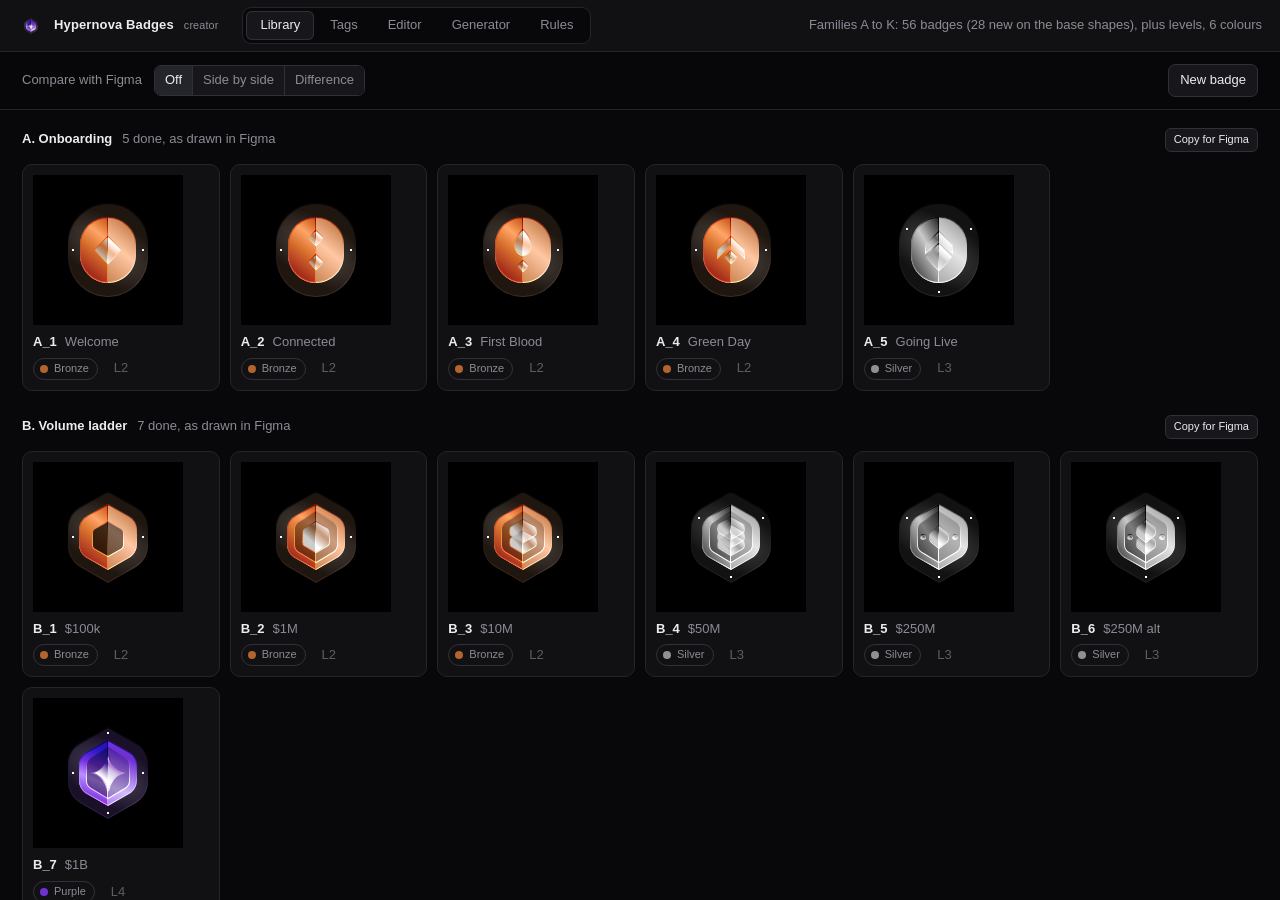
<file: index.html>
<!doctype html>
<html lang="en">
<head>
<meta charset="utf-8">
<meta name="viewport" content="width=device-width, initial-scale=1">
<title>Hypernova Badges</title>
<link rel="stylesheet" href="style.css">
</head>
<body>
<header>
  <div class="brand"><span id="logo"></span>Hypernova Badges <small>creator</small></div>
  <nav id="tabs">
    <button data-tab="library" class="on">Library</button>
    <button data-tab="tags">Tags</button>
    <button data-tab="editor">Editor</button>
    <button data-tab="generator">Generator</button>
    <button data-tab="rules">Rules</button>
  </nav>
  <div class="spacer"></div>
  <div class="stat" id="stat"></div>
</header>
<main>
  <section class="view on" id="library"></section>
  <section class="view" id="tags">
    <div class="tags-main" id="tag-list"></div>
    <aside class="side right" id="tag-side"></aside>
  </section>
  <section class="view" id="editor">
    <aside class="side" id="ed-controls"></aside>
    <div class="stage" id="ed-stage"></div>
    <aside class="side right" id="ed-inspector"></aside>
  </section>
  <section class="view" id="generator">
    <aside class="side gen-controls" id="gen-controls"></aside>
    <div class="gen-out" id="gen-out"></div>
  </section>
  <section class="view" id="rules"></section>
</main>

<dialog id="dlg-shape">
  <div class="dh">Import a base shape</div>
  <div class="db">
    <div class="note">Paste an SVG (or just a path <code>d</code>). The tool finds the vertical axis, keeps the right half and mirrors it, so the result is always perfectly symmetrical, even if the drawing is a little off. One closed outline per shape (no holes).</div>
    <textarea id="shape-src" placeholder="<svg ...><path d=&quot;M...&quot;/></svg>"></textarea>
    <div class="row r2">
      <label class="f"><span>Name</span><input type="text" id="shape-name" placeholder="e.g. flame"></label>
      <label class="f"><span>Use as</span><select id="shape-kind"><option value="glyph">Glyph</option><option value="plate">Plate / gem</option></select></label>
    </div>
    <div id="shape-preview" class="anat"></div>
    <div class="err" id="shape-err"></div>
  </div>
  <div class="df"><button class="btn" data-close>Cancel</button><button class="btn primary" id="shape-save">Add shape</button></div>
</dialog>
<div class="toast" id="toast"></div>
<script type="module" src="app.js"></script>
</body>
</html>
</file>
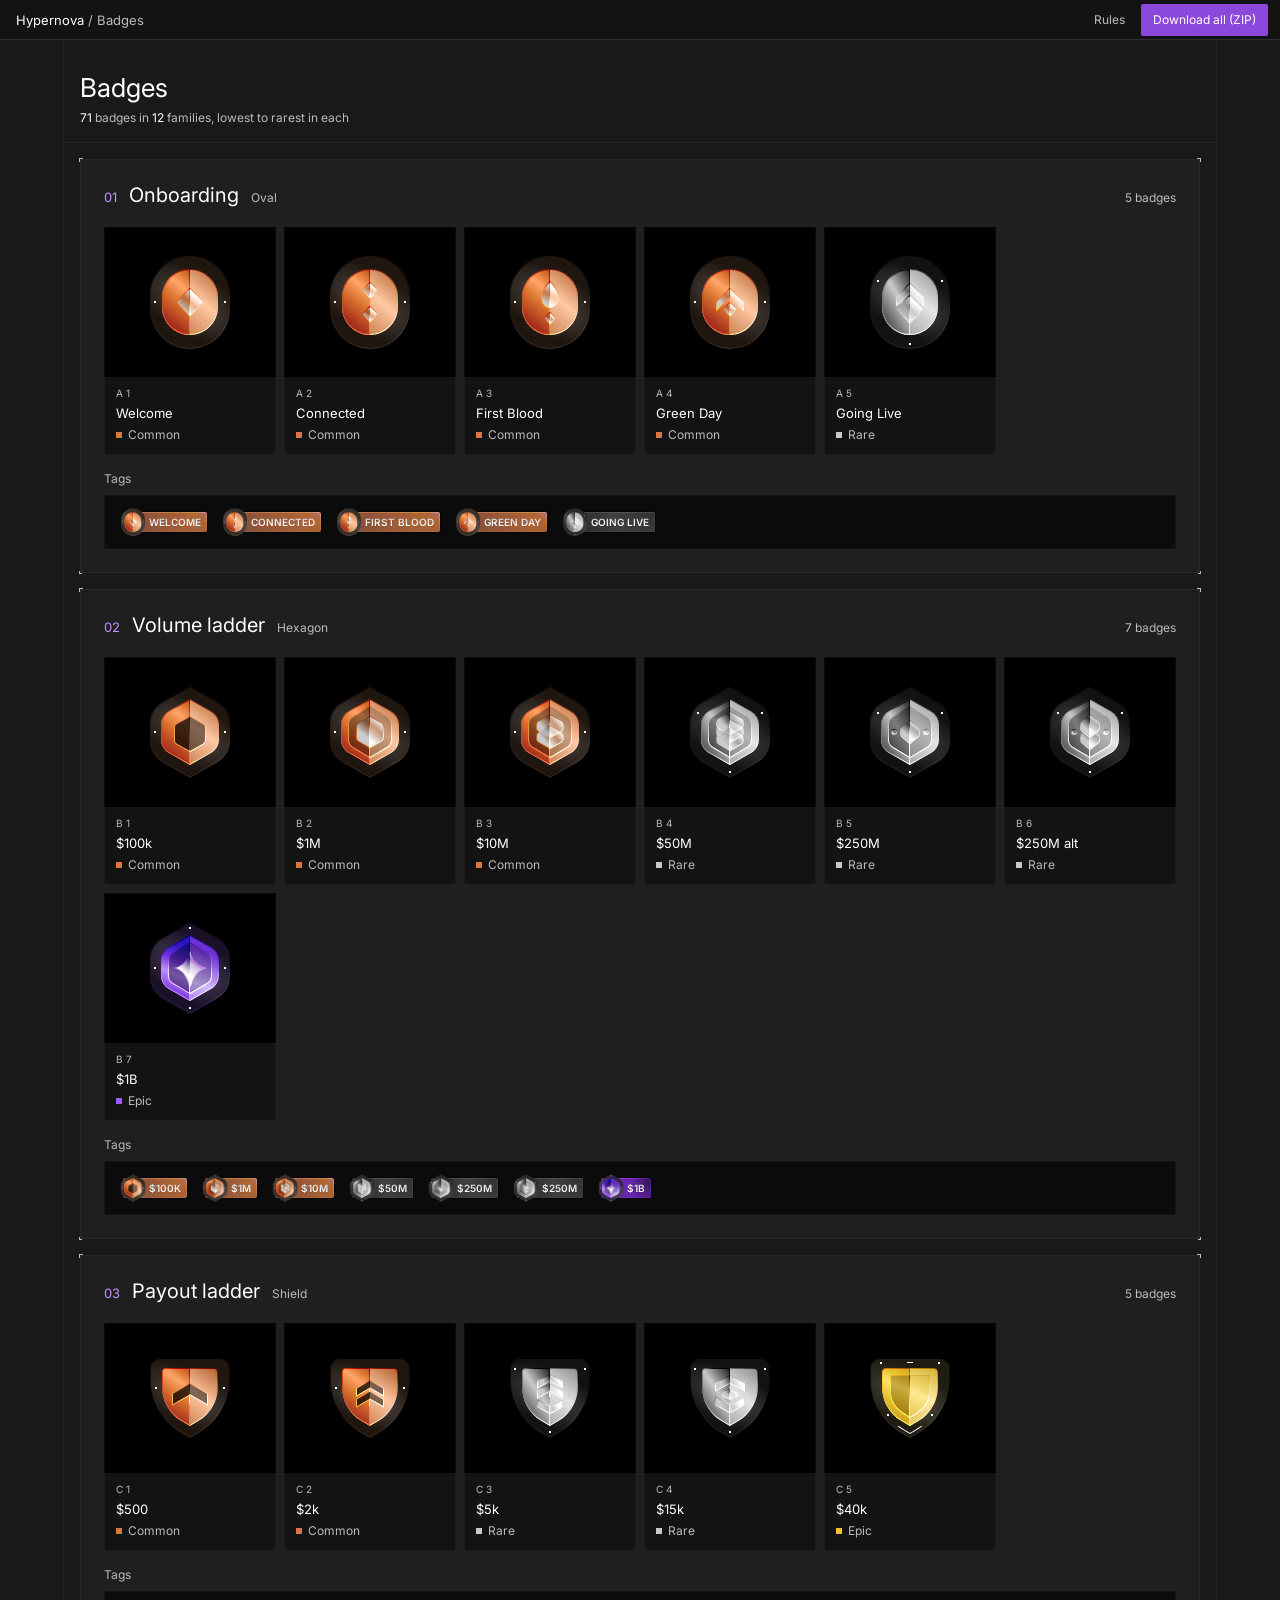
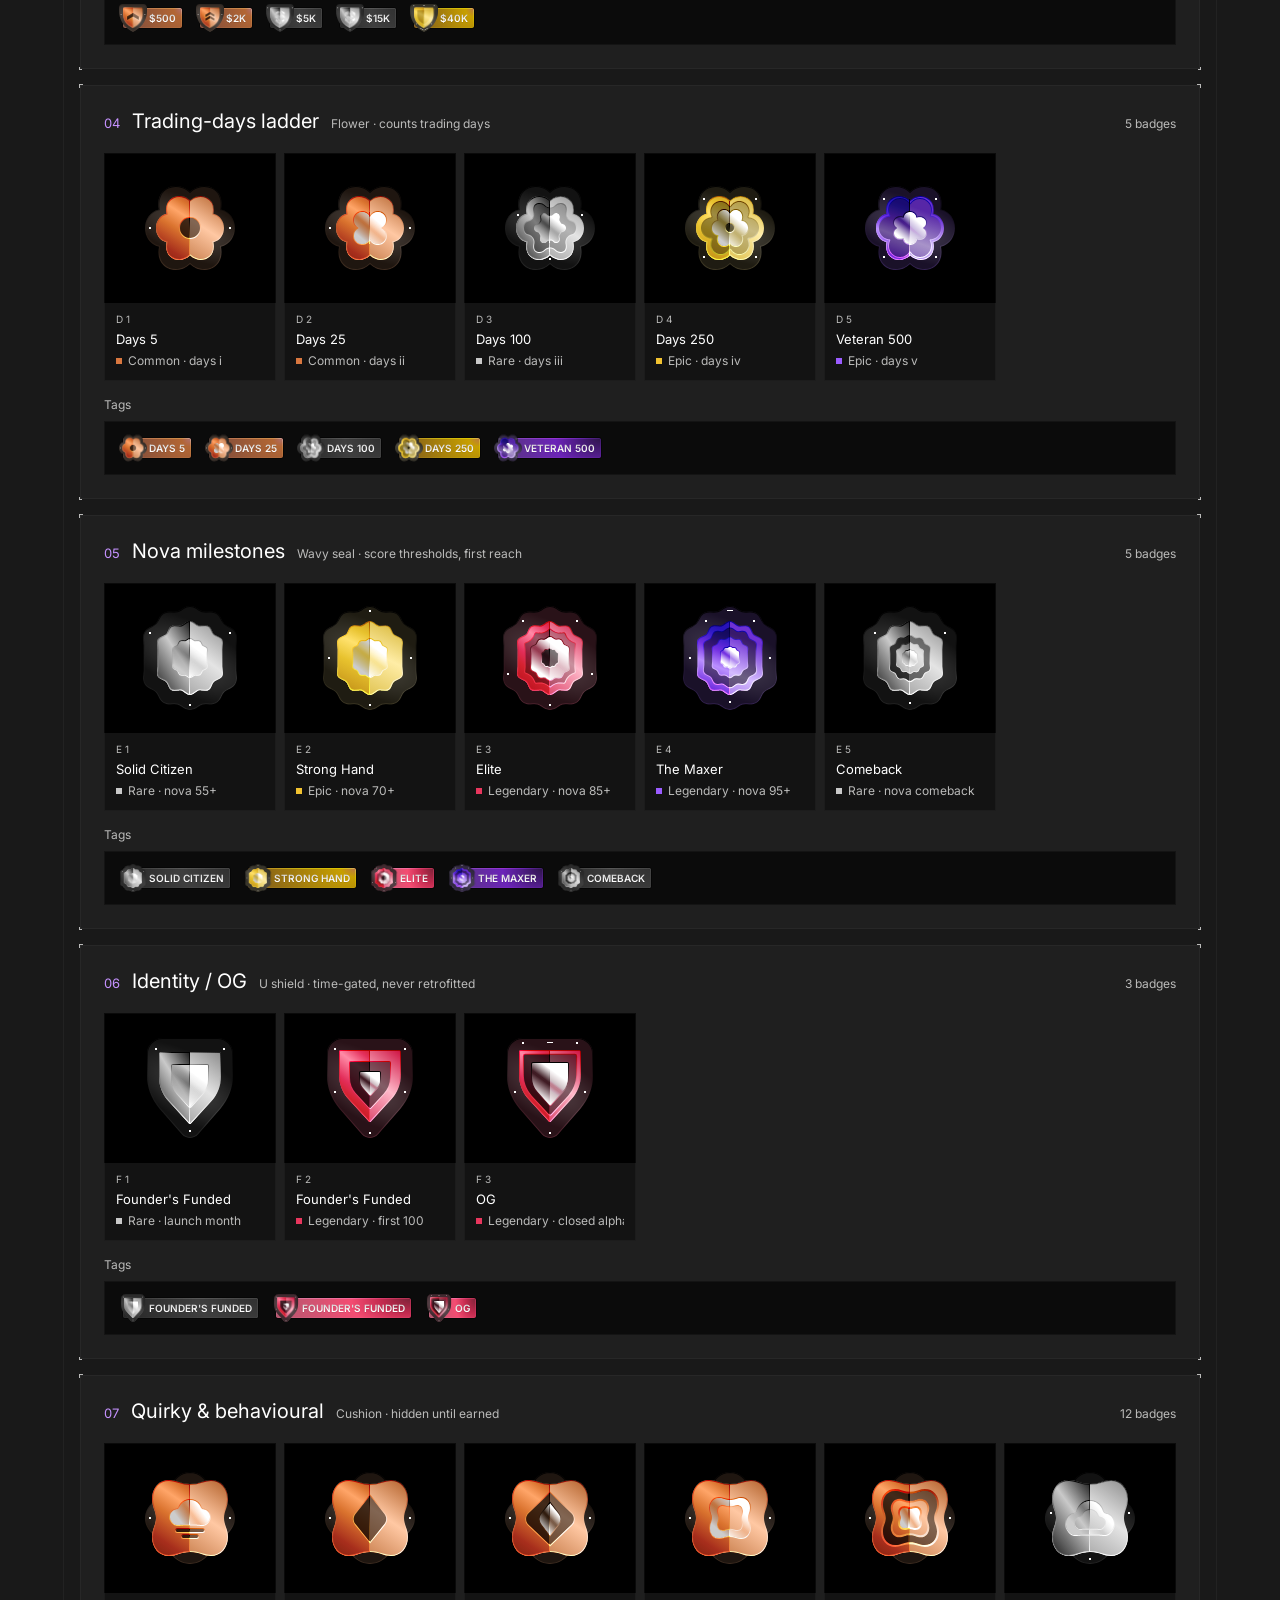
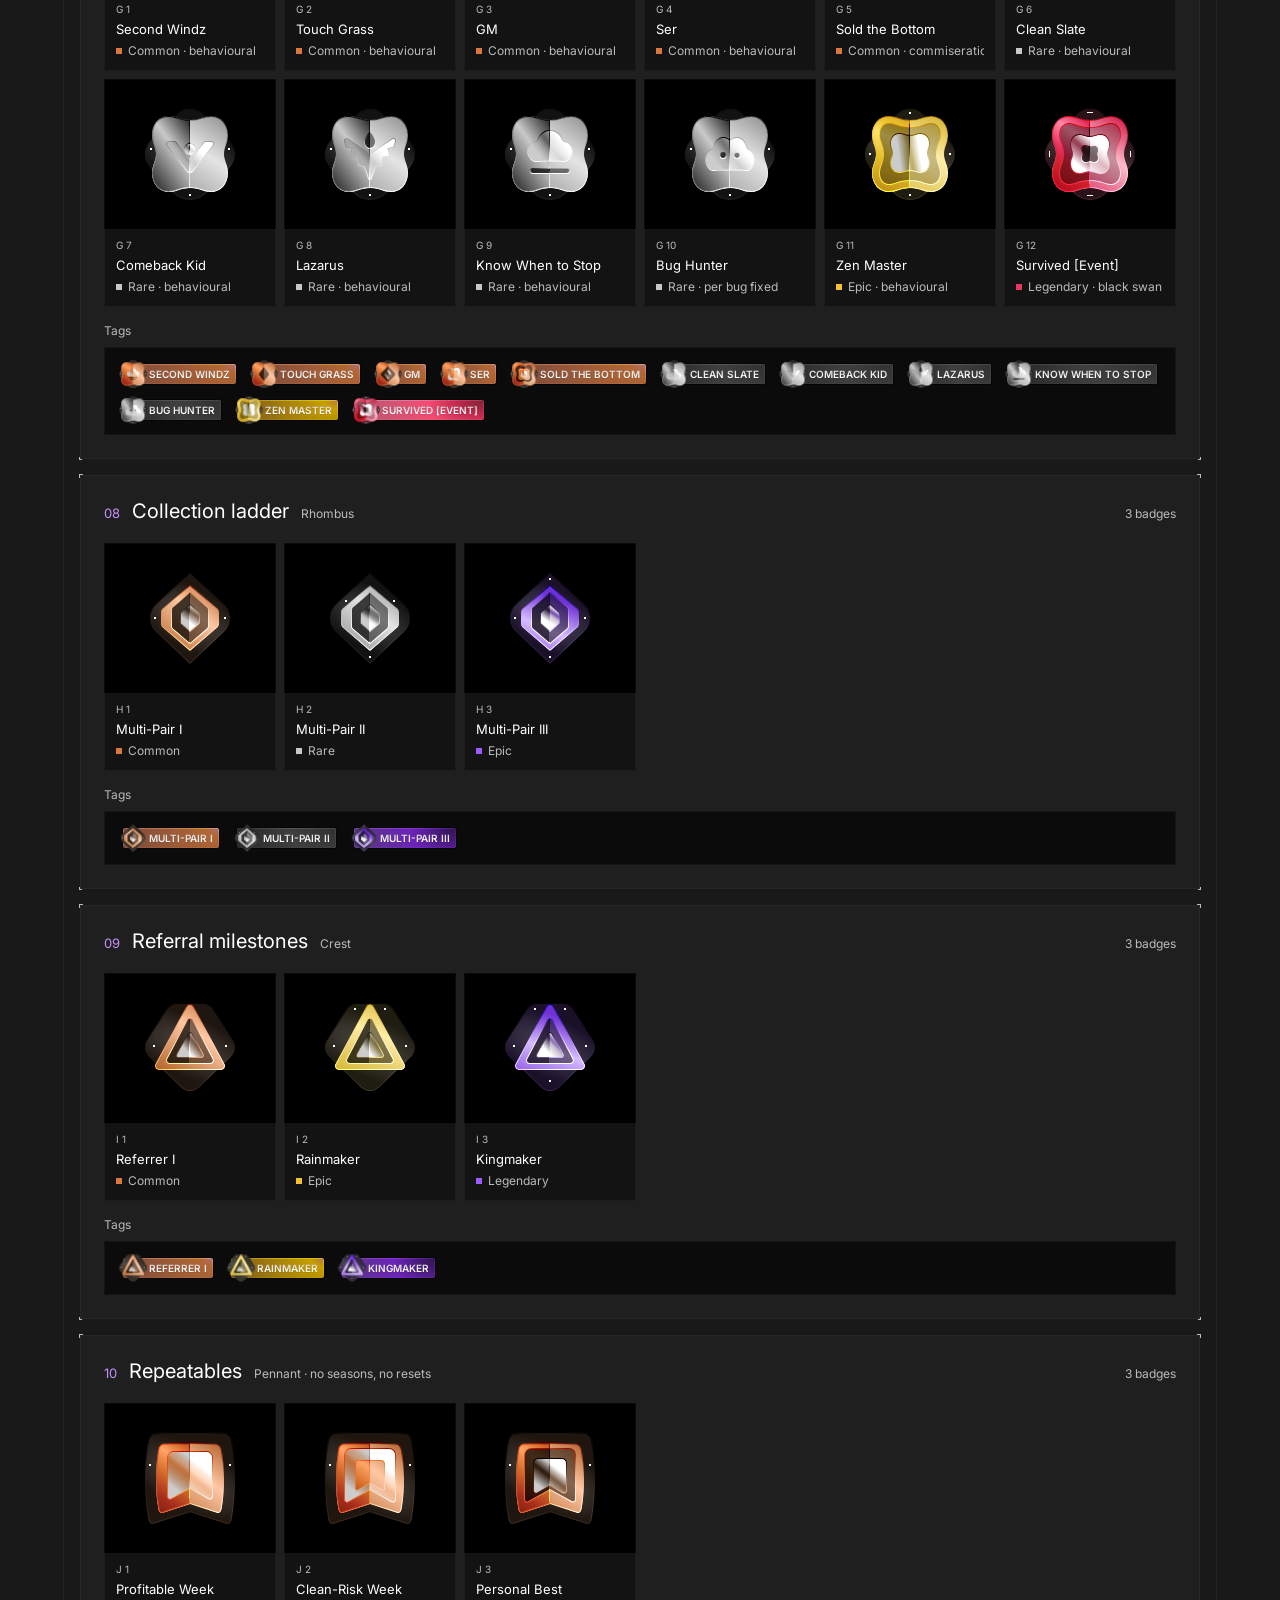
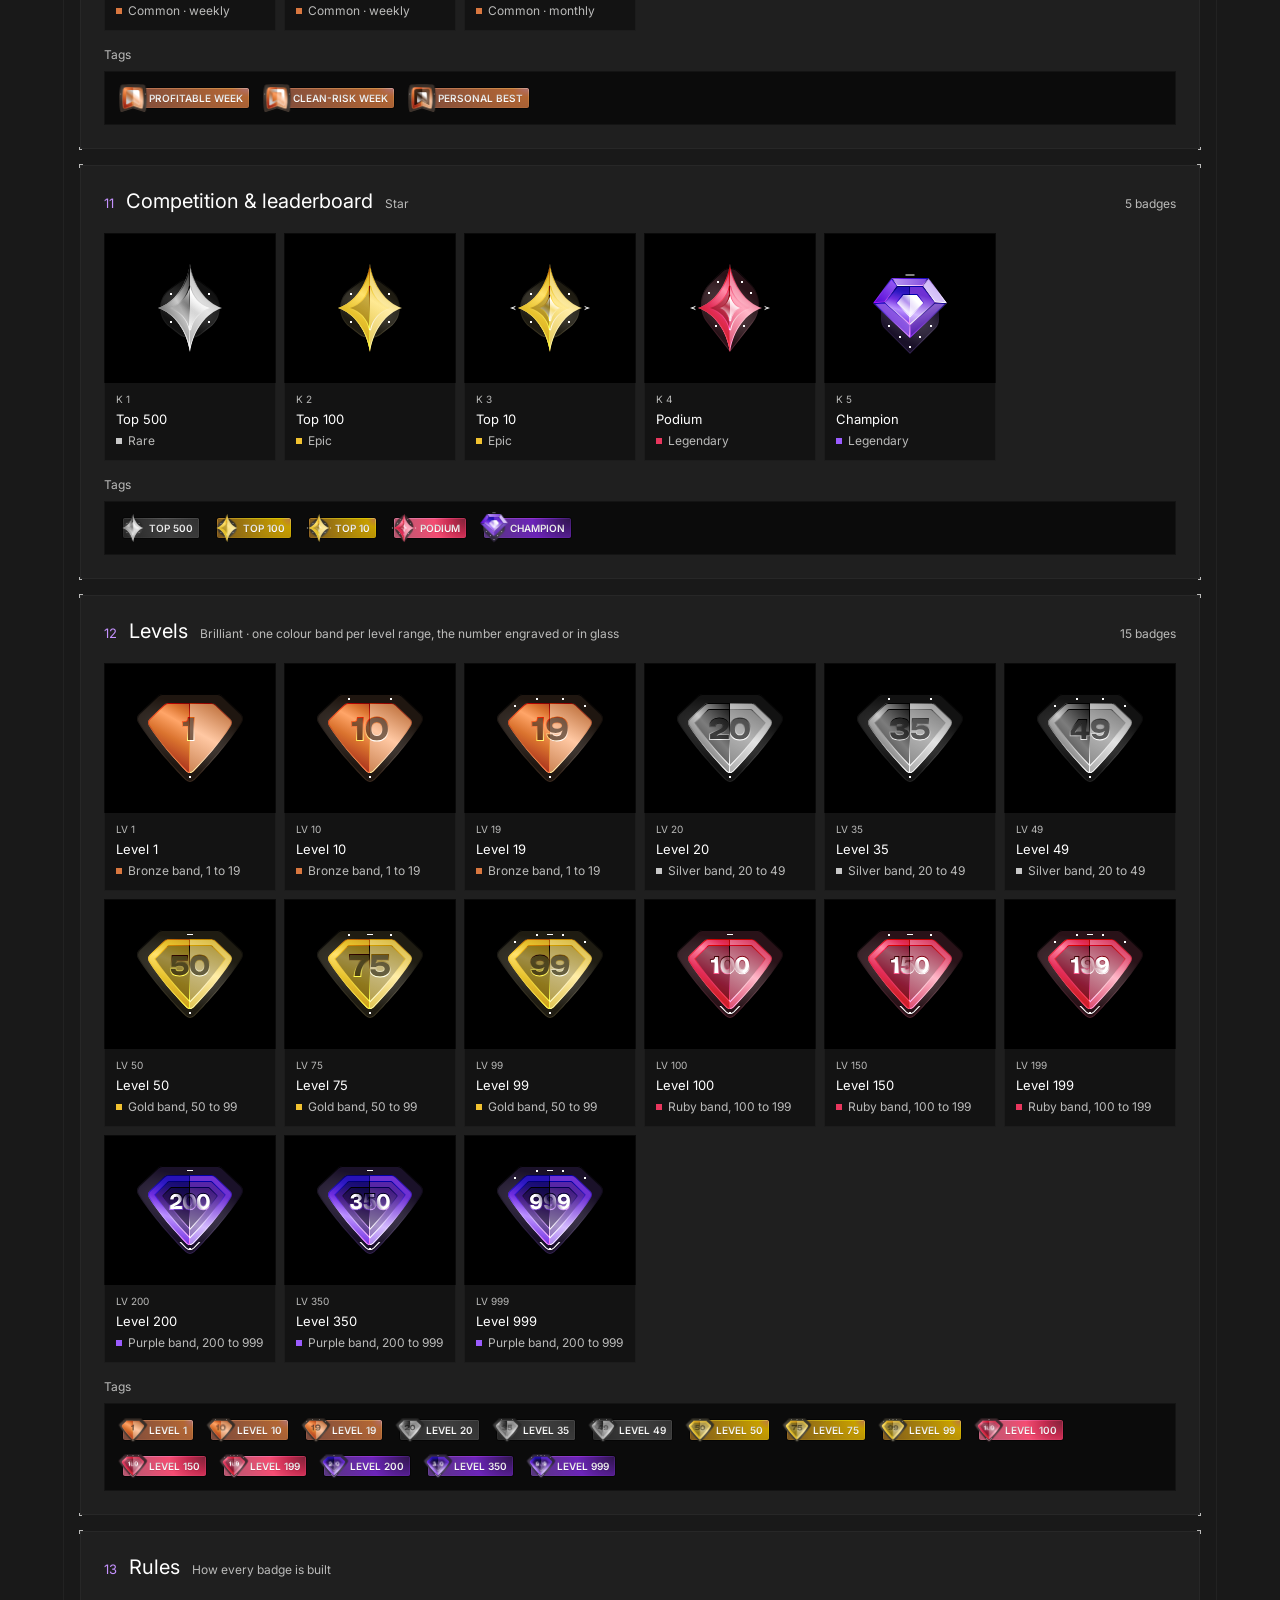
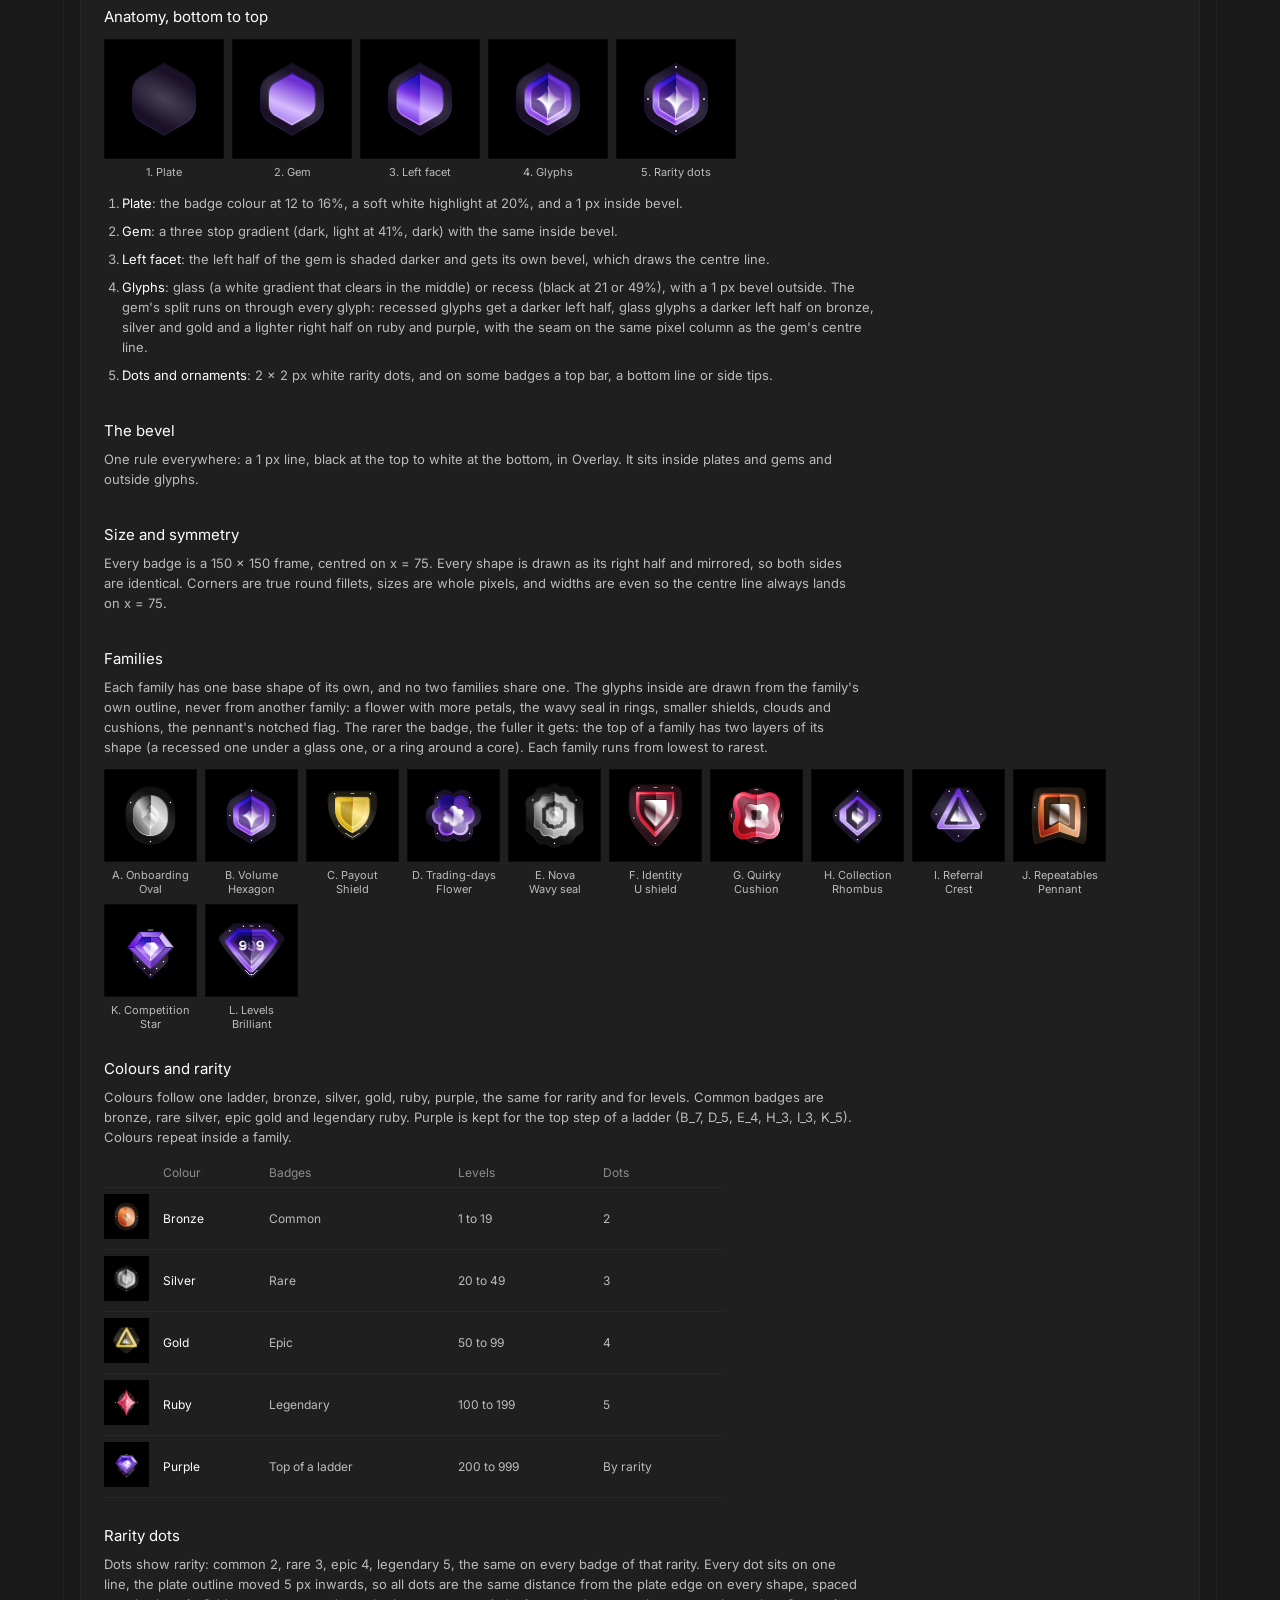
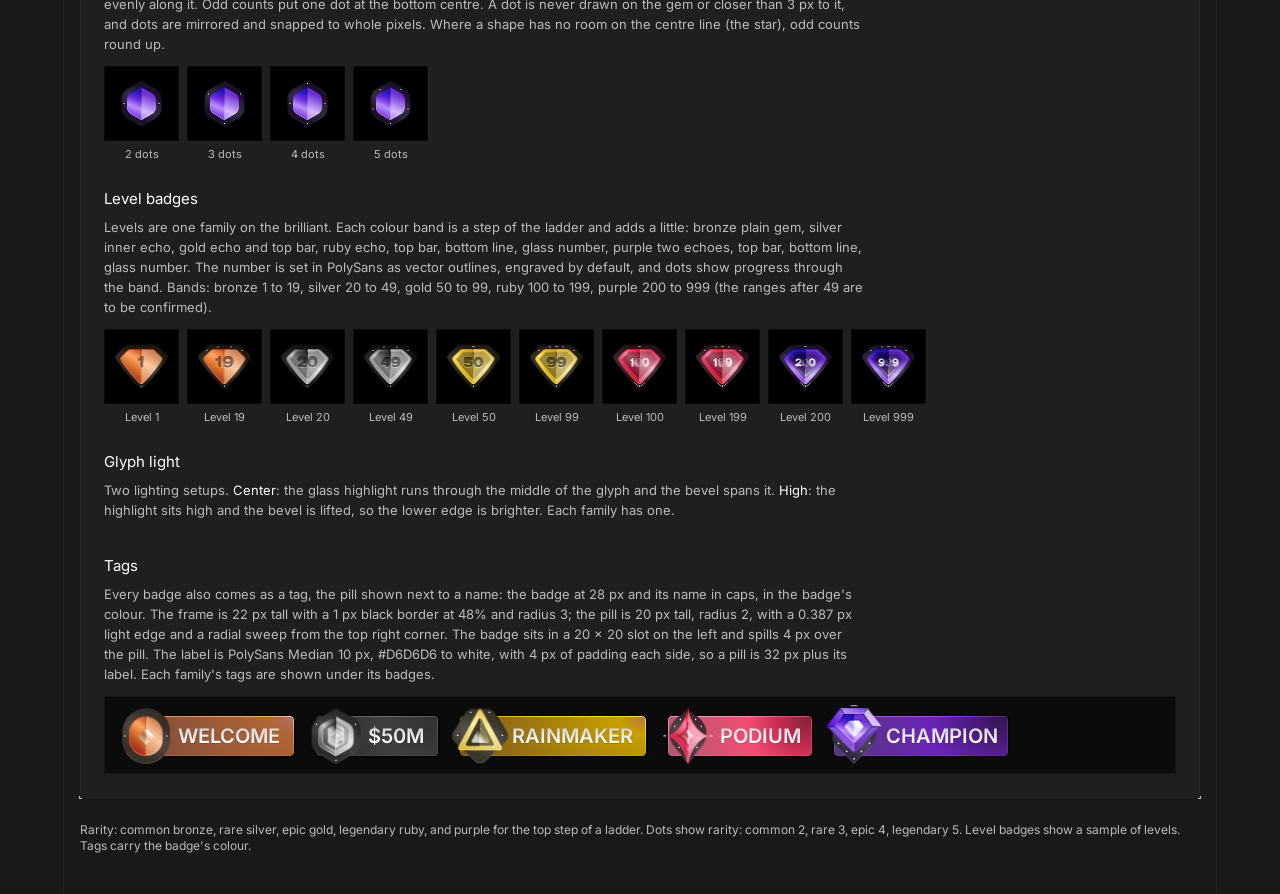
<file: list.html>
<!doctype html>
<html lang="en">
<head>
<meta charset="utf-8">
<meta name="viewport" content="width=device-width, initial-scale=1">
<title>Hypernova badges</title>
<meta name="description" content="Every Hypernova badge, by family.">
<link rel="preconnect" href="https://fonts.googleapis.com">
<link rel="preconnect" href="https://fonts.gstatic.com" crossorigin>
<link href="https://fonts.googleapis.com/css2?family=Inter:wght@400;500;600&display=swap" rel="stylesheet">
<style>
  /* HyperNova UI tokens (Figma HyperNova, node 591:74416) */
  :root {
    --page: #191919; --frame: #131313; --panel: #1f1f1f; --elevated: #292929;
    --stroke: rgba(255, 255, 255, 0.12); --muted: rgba(255, 255, 255, 0.04);
    --text: #ffffff; --text-2: #bbbbba; --accent: #8c47dc; --accent-light: #c592ff;
    --tab: rgba(255, 255, 255, 0.04); --tab-on: rgba(255, 255, 255, 0.16);
    --radius: 2px; --pad: 64px;
    --font: "PolySans Trial", "PolySans", "Inter", system-ui, -apple-system, sans-serif;
  }
  * { box-sizing: border-box; }
  html, body { margin: 0; background: var(--page); color: var(--text); font: 400 13px/16px var(--font); -webkit-font-smoothing: antialiased; }
  a { color: inherit; text-decoration: none; }

  /* top bar */
  .top { position: sticky; top: 0; z-index: 5; height: 40px; display: flex; align-items: center; gap: 16px; padding: 0 12px 0 16px;
    background: var(--frame); border-bottom: 1px solid var(--stroke); }
  .top .brand { font-size: 13px; white-space: nowrap; }
  .top .brand span { color: var(--text-2); }
  .top .toplink { margin-left: auto; color: var(--text-2); font-size: 12px; white-space: nowrap; }
  .top .toplink:hover { color: var(--text); }

  /* page frame: padding columns and hairline dividers, as in the app */
  .page { display: grid; grid-template-columns: var(--pad) minmax(0, 1fr) var(--pad); }
  .page > .gut { border-right: 1px solid var(--muted); }
  .page > .gut:last-child { border-right: 0; border-left: 1px solid var(--muted); }
  .head { padding: 32px 16px 16px; border-bottom: 1px solid var(--muted); }
  .head h1 { margin: 0 0 6px; font-size: 26px; line-height: 32px; font-weight: 400; }
  .head p { margin: 0; font-size: 12px; color: var(--text-2); }
  .head p b { font-weight: 400; color: var(--text); }
  .body { padding: 16px; display: flex; flex-direction: column; gap: 16px; }

  /* panel with corner brackets */
  .panel { position: relative; background: var(--panel); outline: 1px solid var(--muted); outline-offset: -1px; padding: 24px; scroll-margin-top: 56px; }
  .panel::before, .panel::after, .panel > .c1, .panel > .c2 { content: ""; position: absolute; width: 3px; height: 3px; border: 0 solid var(--text-2); }
  .panel::before { left: -1px; top: -1px; border-left-width: 1px; border-top-width: 1px; }
  .panel::after { right: -1px; top: -1px; border-right-width: 1px; border-top-width: 1px; }
  .panel > .c1 { left: -1px; bottom: -1px; border-left-width: 1px; border-bottom-width: 1px; }
  .panel > .c2 { right: -1px; bottom: -1px; border-right-width: 1px; border-bottom-width: 1px; }
  .ph { display: flex; align-items: baseline; gap: 12px; margin-bottom: 20px; }
  .ph .n { color: var(--accent-light); font-size: 13px; }
  .ph h2 { margin: 0; font-size: 20px; line-height: 24px; font-weight: 400; }
  .ph .meta { color: var(--text-2); font-size: 12px; }
  .ph .count { margin-left: auto; color: var(--text-2); font-size: 12px; white-space: nowrap; }

  /* badges */
  .grid { display: grid; grid-template-columns: repeat(auto-fill, minmax(152px, 1fr)); gap: 8px; }
  .cell { background: var(--frame); outline: 1px solid var(--muted); outline-offset: -1px; padding: 0 0 12px; display: flex; flex-direction: column; align-items: center; min-width: 0; }
  .tile { width: 100%; display: flex; justify-content: center; background: #000; }
  .tile svg { display: block; width: 150px; height: 150px; }
  .cap { width: 100%; padding: 10px 12px 0; display: flex; flex-direction: column; gap: 6px; }
  .cap .row { display: flex; align-items: center; gap: 6px; min-width: 0; }
  .cap .id { color: var(--text-2); font-size: 10px; line-height: 12px; }
  .cap .alt { margin-left: auto; color: var(--accent-light); font-size: 10px; line-height: 12px; }
  .cap .name { font-size: 13px; line-height: 16px; white-space: nowrap; overflow: hidden; text-overflow: ellipsis; }
  .cap .tag { color: var(--text-2); font-size: 12px; line-height: 16px; white-space: nowrap; overflow: hidden; text-overflow: ellipsis; }
  .dot { width: 6px; height: 6px; flex: none; }

  /* tags: each badge as the small pill the app shows next to a name (Figma HyperNova 1010:75704) */
  .tagbar { margin-top: 16px; display: flex; flex-direction: column; gap: 8px; }
  .tagbar .tl { color: var(--text-2); font-size: 12px; }
  .tagwrap { display: flex; flex-wrap: wrap; gap: 14px 16px; padding: 16px 16px 14px 18px; background: #0b0b0b; outline: 1px solid var(--muted); outline-offset: -1px; min-height: 54px; }
  .tagwrap svg { display: block; overflow: visible; }

  /* download everything */
  .dl { height: 32px; flex: none; display: flex; align-items: center; gap: 6px; padding: 0 12px; border: 0; border-radius: var(--radius);
    background: var(--accent); color: #fff; font: 400 12px/1 var(--font); cursor: pointer; white-space: nowrap; }
  .dl:hover { background: #9a5be8; }
  .dl:disabled { background: var(--tab-on); color: var(--text-2); cursor: default; }

  /* rules */
  .rules { display: flex; flex-direction: column; gap: 28px; }
  .rules .ph { margin-bottom: 0; }
  .rule h3 { margin: 0 0 8px; font-size: 15px; line-height: 20px; font-weight: 400; }
  .rule p, .rule li { margin: 0 0 8px; max-width: 760px; color: var(--text-2); font-size: 13px; line-height: 20px; }
  .rule p b, .rule li b { color: var(--text); font-weight: 400; }
  .rule ol, .rule ul { margin: 0; padding-left: 18px; }
  .figs { display: flex; flex-wrap: wrap; gap: 8px; margin-top: 12px; }
  .figs figure { margin: 0; display: flex; flex-direction: column; align-items: center; gap: 6px; color: var(--text-2); font-size: 11px; line-height: 14px; text-align: center; }
  .figs figure > div { background: #000; outline: 1px solid var(--muted); outline-offset: -1px; }
  .figs svg { display: block; }
  .ctable { border-collapse: collapse; margin-top: 12px; font-size: 12px; min-width: min(100%, 620px); }
  .ctable th, .ctable td { text-align: left; padding: 6px 14px 6px 0; border-bottom: 1px solid var(--muted); vertical-align: middle; color: var(--text-2); }
  .ctable th { font-weight: 400; color: var(--text-2); opacity: .7; }
  .ctable td:first-child { width: 56px; }
  .ctable td b { color: var(--text); font-weight: 400; }
  .rtags { display: flex; flex-wrap: wrap; gap: 14px 18px; margin-top: 12px; padding: 18px 18px 16px 20px; background: #0b0b0b; outline: 1px solid var(--muted); outline-offset: -1px; }
  .rtags svg { display: block; overflow: visible; }

  .foot { padding: 8px 0 24px; color: var(--text-2); font-size: 12px; }

  @media (max-width: 860px) {
    .page { grid-template-columns: 16px minmax(0, 1fr) 16px; }
    .body { padding: 16px 0; }
    .head { padding: 24px 0 16px; }
    .panel { padding: 16px; }
    .ph { flex-wrap: wrap; row-gap: 4px; }
    .grid { grid-template-columns: repeat(2, minmax(0, 1fr)); }
    .tile svg { width: 100%; max-width: 150px; height: auto; }
  }
</style>
</head>
<body>
<header class="top">
  <div class="brand">Hypernova <span>/ Badges</span></div>
  <a class="toplink" href="#rules">Rules</a>
  <button class="dl" id="dl" title="Every badge and tag as SVG and PNG, plus Figma-ready files">Download all (ZIP)</button>
</header>
<div class="page">
  <div class="gut"></div>
  <main>
    <div class="head">
      <h1>Badges</h1>
      <p id="sum"></p>
    </div>
    <div class="body" id="list"></div>
  </main>
  <div class="gut"></div>
</div>
<script type="module">
import { renderBadge, renderTag, PALETTES } from './engine.js';
import { ALL_BADGES, FAMILIES, LEVEL_SHOWCASE, LEVEL_BANDS, RARITY_COLOUR, RARITY_DOTS, LADDER_TOP, levelBadge, bandOf } from './catalog.js';
import { zip, download } from './zip.js';
import { svgToPng, tagPng } from './raster.js';

const esc = (s) => String(s ?? '').replace(/[&<>"]/g, (c) => ({ '&': '&amp;', '<': '&lt;', '>': '&gt;', '"': '&quot;' })[c]);
// rarity names by colour (common bronze, rare silver, epic gold, legendary ruby, purple on ladder tops)
const RARITY = { bronze: 'Common', silver: 'Rare', gold: 'Epic', ruby: 'Legendary', purple: 'Purple', blue: 'Blue' };
const SWATCH = { silver: '#c9c9c9', blue: '#3b82ff', purple: '#9b5cff', gold: '#f2c230', bronze: '#d9773f', ruby: '#e8365d' };
const CAT = { common: 'Common', rare: 'Rare', epic: 'Epic', legendary: 'Legendary' };
const COLOUR = { bronze: 'Bronze', silver: 'Silver', gold: 'Gold', ruby: 'Ruby', purple: 'Purple' };

const fams = [];
for (const b of ALL_BADGES.filter((x) => x.kind !== 'level' && !String(x.id).startsWith('LV_'))) {
  let f = fams.find((x) => x.series === b.series);
  if (!f) fams.push((f = { series: b.series, shape: FAMILIES[b.family]?.label || '', note: b.familyNote || '', list: [] }));
  f.list.push(b);
}
fams.push({ series: 'L. Levels', shape: 'Brilliant', note: 'one colour band per level range, the number engraved or in glass', list: LEVEL_SHOWCASE });

const label = (s) => s.replace(/^[A-Z]\.\s*/, '');
const letter = (s) => s.match(/^([A-Z])\./)?.[1] || '';
const cell = (b) => {
  const lv = String(b.id).startsWith('LV_');
  const rar = lv ? `${COLOUR[b.rarity]} band, ${bandOf(+b.id.slice(3)).from} to ${bandOf(+b.id.slice(3)).to}` : (CAT[b.catalogue] || RARITY[b.rarity] || '');
  const tag = lv ? '' : b.tag ? ` · ${esc(b.tag)}` : '';
  const alt = /b$/.test(b.id) ? '<span class="alt">Option B</span>' : '';
  return `<div class="cell">
    <div class="tile">${renderBadge(b)}</div>
    <div class="cap">
      <div class="row"><span class="id">${esc(b.id.replace('_', ' '))}</span>${alt}</div>
      <div class="name" title="${esc(b.name)}">${esc(b.name)}</div>
      <div class="row tag"><i class="dot" style="background:${SWATCH[b.rarity] || '#bbb'}"></i>${esc(rar)}${tag}</div>
    </div>
  </div>`;
};

document.getElementById('list').innerHTML = fams.map((f, i) => `
  <section class="panel" id="f-${letter(f.series) || 'L'}"><i class="c1"></i><i class="c2"></i>
    <div class="ph"><span class="n">${String(i + 1).padStart(2, '0')}</span><h2>${esc(label(f.series))}</h2>
      <span class="meta">${esc(f.shape)}${f.note ? ` · ${esc(f.note)}` : ''}</span>
      <span class="count">${f.list.length} badge${f.list.length === 1 ? '' : 's'}</span></div>
    <div class="grid">${f.list.map(cell).join('')}</div>
    <div class="tagbar"><span class="tl">Tags</span><div class="tagwrap" data-fam="${i}"></div></div>
  </section>`).join('') + `<div class="foot">Rarity: common bronze, rare silver, epic gold, legendary ruby, and purple for the top step of a ladder. Dots show rarity: common 2, rare 3, epic 4, legendary 5. Level badges show a sample of levels. Tags carry the badge's colour.</div>`;

// ---- rules: how every badge is built (the rules only)
const B7 = ALL_BADGES.find((b) => b.id === 'B_7');
const fig = (svg, cap) => `<figure><div>${svg}</div>${cap}</figure>`;
const LADDER = ['bronze', 'silver', 'gold', 'ruby', 'purple'];
const rarityOf = Object.fromEntries(Object.entries(RARITY_COLOUR).map(([r, c]) => [c, r]));
const tops = LADDER_TOP.filter((id) => ALL_BADGES.some((b) => b.id === id));
const sample = { bronze: 'A_1', silver: 'B_4', gold: 'I_2', ruby: 'K_4', purple: 'K_5' };
// the rarest of each family (the last one, families run lowest to rarest)
const famTops = fams.map((f) => [f, f.list.filter((b) => !b.option).at(-1)]);
const rules = `
  <section class="panel rules" id="rules"><i class="c1"></i><i class="c2"></i>
    <div class="ph"><span class="n">${String(fams.length + 1).padStart(2, '0')}</span><h2>Rules</h2><span class="meta">How every badge is built</span></div>

    <div class="rule"><h3>Anatomy, bottom to top</h3>
      <div class="figs">${[
        ['Plate', { ...B7, gem: null, glyphs: [], level: 0 }],
        ['Gem', { ...B7, gem: { ...B7.gem, split: false }, glyphs: [], level: 0 }],
        ['Left facet', { ...B7, glyphs: [], level: 0 }],
        ['Glyphs', { ...B7, level: 0 }],
        ['Rarity dots', B7],
      ].map(([l, sp], i) => fig(renderBadge(sp, { scale: 0.8 }), `${i + 1}. ${l}`)).join('')}</div>
      <ol style="margin-top:14px">
        <li><b>Plate</b>: the badge colour at 12 to 16%, a soft white highlight at 20%, and a 1 px inside bevel.</li>
        <li><b>Gem</b>: a three stop gradient (dark, light at 41%, dark) with the same inside bevel.</li>
        <li><b>Left facet</b>: the left half of the gem is shaded darker and gets its own bevel, which draws the centre line.</li>
        <li><b>Glyphs</b>: glass (a white gradient that clears in the middle) or recess (black at 21 or 49%), with a 1 px bevel outside. The gem's split runs on through every glyph: recessed glyphs get a darker left half, glass glyphs a darker left half on bronze, silver and gold and a lighter right half on ruby and purple, with the seam on the same pixel column as the gem's centre line.</li>
        <li><b>Dots and ornaments</b>: 2 x 2 px white rarity dots, and on some badges a top bar, a bottom line or side tips.</li>
      </ol>
    </div>

    <div class="rule"><h3>The bevel</h3>
      <p>One rule everywhere: a 1 px line, black at the top to white at the bottom, in Overlay. It sits inside plates and gems and outside glyphs.</p>
    </div>

    <div class="rule"><h3>Size and symmetry</h3>
      <p>Every badge is a 150 x 150 frame, centred on x = 75. Every shape is drawn as its right half and mirrored, so both sides are identical. Corners are true round fillets, sizes are whole pixels, and widths are even so the centre line always lands on x = 75.</p>
    </div>

    <div class="rule"><h3>Families</h3>
      <p>Each family has one base shape of its own, and no two families share one. The glyphs inside are drawn from the family's own outline, never from another family: a flower with more petals, the wavy seal in rings, smaller shields, clouds and cushions, the pennant's notched flag. The rarer the badge, the fuller it gets: the top of a family has two layers of its shape (a recessed one under a glass one, or a ring around a core). Each family runs from lowest to rarest.</p>
      <div class="figs">${famTops.map(([f, b]) => fig(renderBadge(b, { scale: 0.62 }), `${esc(letter(f.series) || 'L')}. ${esc(label(f.series).split(' ')[0])}<br>${esc(f.shape)}`)).join('')}</div>
    </div>

    <div class="rule"><h3>Colours and rarity</h3>
      <p>Colours follow one ladder, bronze, silver, gold, ruby, purple, the same for rarity and for levels. Common badges are bronze, rare silver, epic gold and legendary ruby. Purple is kept for the top step of a ladder (${tops.join(', ')}). Colours repeat inside a family.</p>
      <table class="ctable"><tr><th></th><th>Colour</th><th>Badges</th><th>Levels</th><th>Dots</th></tr>${LADDER.map((k) => {
        const r = rarityOf[k], band = LEVEL_BANDS.find((b) => b.rarity === k);
        return `<tr><td>${renderBadge({ ...ALL_BADGES.find((b) => b.id === sample[k]), rarity: k }, { scale: 0.3 })}</td><td><b>${esc(PALETTES[k].label)}</b></td><td>${r ? r[0].toUpperCase() + r.slice(1) : 'Top of a ladder'}</td><td>${band ? `${band.from} to ${band.to}` : ''}</td><td>${r ? RARITY_DOTS[r] : 'By rarity'}</td></tr>`;
      }).join('')}</table>
    </div>

    <div class="rule"><h3>Rarity dots</h3>
      <p>Dots show rarity: ${Object.entries(RARITY_DOTS).map(([r, n]) => `${r} ${n}`).join(', ')}, the same on every badge of that rarity. Every dot sits on one line, the plate outline moved 5 px inwards, so all dots are the same distance from the plate edge on every shape, spaced evenly along it. Odd counts put one dot at the bottom centre. A dot is never drawn on the gem or closer than 3 px to it, and dots are mirrored and snapped to whole pixels. Where a shape has no room on the centre line (the star), odd counts round up.</p>
      <div class="figs">${[2, 3, 4, 5].map((n) => fig(renderBadge({ ...B7, glyphs: [], level: n }, { scale: 0.5 }), `${n} dots`)).join('')}</div>
    </div>

    <div class="rule"><h3>Level badges</h3>
      <p>Levels are one family on the brilliant. Each colour band is a step of the ladder and adds a little: ${LEVEL_BANDS.map((b) => `${PALETTES[b.rarity].label.toLowerCase()} ${esc(b.label)}`).join(', ')}. The number is set in PolySans as vector outlines, engraved by default, and dots show progress through the band. Bands: ${LEVEL_BANDS.map((b) => `${PALETTES[b.rarity].label.toLowerCase()} ${b.from} to ${b.to}`).join(', ')} (the ranges after 49 are to be confirmed).</p>
      <div class="figs">${[1, 19, 20, 49, 50, 99, 100, 199, 200, 999].map((n) => fig(renderBadge(levelBadge(n), { scale: 0.5 }), `Level ${n}`)).join('')}</div>
    </div>

    <div class="rule"><h3>Glyph light</h3>
      <p>Two lighting setups. <b>Center</b>: the glass highlight runs through the middle of the glyph and the bevel spans it. <b>High</b>: the highlight sits high and the bevel is lifted, so the lower edge is brighter. Each family has one.</p>
    </div>

    <div class="rule"><h3>Tags</h3>
      <p>Every badge also comes as a tag, the pill shown next to a name: the badge at 28 px and its name in caps, in the badge's colour. The frame is 22 px tall with a 1 px black border at 48% and radius 3; the pill is 20 px tall, radius 2, with a 0.387 px light edge and a radial sweep from the top right corner. The badge sits in a 20 x 20 slot on the left and spills 4 px over the pill. The label is PolySans Median 10 px, #D6D6D6 to white, with 4 px of padding each side, so a pill is 32 px plus its label. Each family's tags are shown under its badges.</p>
      <div class="rtags" id="rule-tags"></div>
    </div>
  </section>`;
document.querySelector('#list .foot').insertAdjacentHTML('beforebegin', rules);

const total = fams.reduce((n, f) => n + f.list.length, 0);
document.getElementById('sum').innerHTML = `<b>${total}</b> badges in <b>${fams.length}</b> families, lowest to rarest in each`;
// tags measure their label, so draw them once the label font is in (PolySans if installed, else Inter)
(async () => {
  try { await document.fonts.load("600 10px 'PolySans Trial'"); await document.fonts.load('600 10px Inter'); await document.fonts.ready; } catch { /* draw anyway */ }
  document.querySelectorAll('.tagwrap').forEach((el) => { el.innerHTML = fams[+el.dataset.fam].list.map((b) => renderTag(b)).join(''); });
  document.getElementById('rule-tags').innerHTML = LADDER.map((k) => renderTag(ALL_BADGES.find((b) => b.id === sample[k]), { scale: 2 })).join('');
})();

// ---- download everything: badges and tags as SVG and PNG, Figma-ready files for the plugin, and the specs
const slug = (b) => `${b.id}-${String(b.name).toLowerCase().replace(/[^a-z0-9]+/g, '-').replace(/^-|-$/g, '')}`;
const README = `Hypernova badges, every badge on https://todels.github.io/hypernova-badges/list.html

badges/svg   150 x 150 on black, one file per badge
badges/png   the same at 2x (300 x 300)
tags/svg     each badge as a tag (the pill with the badge and its name), 4 px of room around the 22 px frame
tags/png     the same at 2x
figma/       badges and tags for the Hypernova badges Figma plugin (drop the files on the plugin window):
             native layers, blend modes and strokes; tags as auto layout frames
badges.json  the badge specs

Tag labels are live text in PolySans Median (Inter if PolySans is not installed); the PNGs have it drawn in.
`;
const btn = document.getElementById('dl');
btn.addEventListener('click', async () => {
  const label0 = btn.textContent;
  btn.disabled = true;
  try {
    try { await document.fonts.load("600 10px 'PolySans Trial'"); await document.fonts.load('600 10px Inter'); } catch { /* use what is there */ }
    const all = fams.flatMap((f) => f.list);
    const files = [{ name: 'README.txt', data: README }, { name: 'badges.json', data: JSON.stringify(all, null, 1) }];
    for (let i = 0; i < all.length; i++) {
      const b = all[i], n = slug(b);
      btn.textContent = `Preparing ${i + 1} of ${all.length}`;
      files.push({ name: `badges/svg/${n}.svg`, data: renderBadge(b) });
      files.push({ name: `tags/svg/tag_${n}.svg`, data: renderTag(b, { bleed: 4 }) });
      files.push({ name: `figma/${n}.svg`, data: renderBadge(b, { target: 'figma' }) });
      files.push({ name: `figma/tag_${n}.svg`, data: renderTag(b, { target: 'figma' }) });
      files.push({ name: `badges/png/${n}@2x.png`, data: new Uint8Array(await (await svgToPng(renderBadge(b, { scale: 2 }), 300)).arrayBuffer()) });
      files.push({ name: `tags/png/tag_${n}@2x.png`, data: new Uint8Array(await (await tagPng(b, 2)).arrayBuffer()) });
    }
    download('hypernova-badges.zip', zip(files));
  } catch (e) {
    alert('Could not build the ZIP: ' + e.message);
  } finally {
    btn.textContent = label0;
    btn.disabled = false;
  }
});
</script>
</body>
</html>
</file>
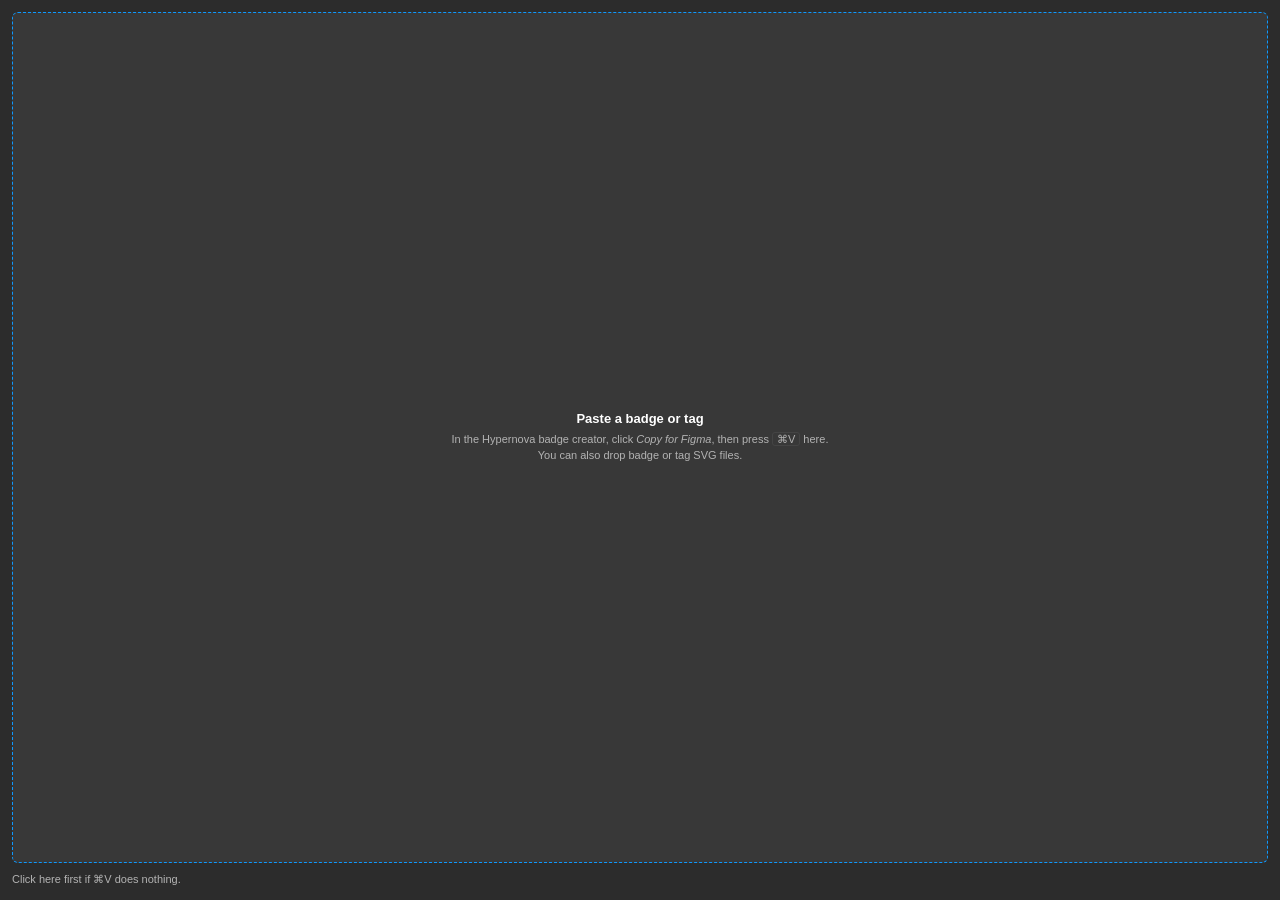
<file: figma-plugin/ui.html>
<!doctype html>
<html>
<head>
<meta charset="utf-8">
<style>
  :root {
    --bg: var(--figma-color-bg, #2c2c2c);
    --text: var(--figma-color-text, #fff);
    --muted: var(--figma-color-text-secondary, #b3b3b3);
    --border: var(--figma-color-border, #444);
    --brand: var(--figma-color-bg-brand, #0d99ff);
    --hover: var(--figma-color-bg-hover, rgba(255, 255, 255, .06));
    --danger: var(--figma-color-text-danger, #f24822);
    --ok: var(--figma-color-text-success, #14ae5c);
  }
  * { box-sizing: border-box; }
  html, body { height: 100%; margin: 0; }
  body {
    background: var(--bg); color: var(--text); font: 11px Inter, -apple-system, sans-serif;
    -webkit-font-smoothing: antialiased; user-select: none; display: flex; flex-direction: column; padding: 12px; gap: 10px;
  }
  #drop {
    flex: 1; border: 1px dashed var(--border); border-radius: 6px; display: flex; flex-direction: column;
    align-items: center; justify-content: center; text-align: center; gap: 6px; padding: 12px; outline: none; cursor: default;
  }
  #drop:focus-visible, #drop.over { border-color: var(--brand); background: var(--hover); }
  #drop b { font-size: 13px; font-weight: 600; }
  #drop span { color: var(--muted); line-height: 1.45; }
  kbd { font: inherit; border: 1px solid var(--border); border-radius: 3px; padding: 0 4px; }
  #status { min-height: 15px; color: var(--muted); white-space: nowrap; overflow: hidden; text-overflow: ellipsis; }
  #status.ok { color: var(--ok); }
  #status.err { color: var(--danger); }
</style>
</head>
<body>
  <div id="drop" tabindex="0">
    <b>Paste a badge or tag</b>
    <span>In the Hypernova badge creator, click <i>Copy for Figma</i>, then press <kbd>⌘V</kbd> here.<br>You can also drop badge or tag SVG files.</span>
  </div>
  <div id="status">Click here first if ⌘V does nothing.</div>
<script>
// Hypernova badge SVG -> Figma layer list.
// Runs in a browser (the plugin panel, or the creator for tests). Input: the SVG the creator copies
// ("Copy for Figma"), or any exported badge SVG. Output: one entry per Figma layer, with all of that
// layer's fills on it and the 1 px bevel as a real inside or outside stroke, so Figma needs no masks.
// Gradients stay in frame pixels here; code.js turns them into Figma's gradientTransform once it
// knows each layer's real bounds.
(function (root) {
  const BLEND = {
    normal: 'NORMAL', multiply: 'MULTIPLY', screen: 'SCREEN', overlay: 'OVERLAY', darken: 'DARKEN', lighten: 'LIGHTEN',
    'color-dodge': 'COLOR_DODGE', 'color-burn': 'COLOR_BURN', 'hard-light': 'HARD_LIGHT', 'soft-light': 'SOFT_LIGHT',
    difference: 'DIFFERENCE', exclusion: 'EXCLUSION', hue: 'HUE', saturation: 'SATURATION', color: 'COLOR', luminosity: 'LUMINOSITY',
    'plus-darker': 'LINEAR_BURN', 'plus-lighter': 'LINEAR_DODGE',
  };
  const r3 = (v) => Math.round(v * 1000) / 1000;

  // any SVG path -> Figma's path syntax: absolute M L Q C Z, space separated
  function normPath(d) {
    const t = String(d).match(/[a-zA-Z]|-?(?:\d+\.?\d*|\.\d+)(?:e[-+]?\d+)?/g) || [];
    const out = [];
    let i = 0, cmd = '', x = 0, y = 0, sx = 0, sy = 0;
    const num = () => +t[i++];
    while (i < t.length) {
      if (/[a-zA-Z]/.test(t[i])) cmd = t[i++];
      const rel = cmd === cmd.toLowerCase(), C = cmd.toUpperCase();
      const ox = rel ? x : 0, oy = rel ? y : 0;
      if (C === 'Z') { out.push('Z'); x = sx; y = sy; continue; }
      if (C === 'M') { x = num() + ox; y = num() + oy; sx = x; sy = y; out.push('M', r3(x), r3(y)); cmd = rel ? 'l' : 'L'; continue; }
      if (C === 'L') { x = num() + ox; y = num() + oy; out.push('L', r3(x), r3(y)); continue; }
      if (C === 'H') { x = num() + ox; out.push('L', r3(x), r3(y)); continue; }
      if (C === 'V') { y = num() + oy; out.push('L', r3(x), r3(y)); continue; }
      if (C === 'C') {
        const a = [num() + ox, num() + oy, num() + ox, num() + oy, num() + ox, num() + oy];
        out.push('C', ...a.map(r3)); x = a[4]; y = a[5]; continue;
      }
      if (C === 'Q') {
        const a = [num() + ox, num() + oy, num() + ox, num() + oy];
        out.push('Q', ...a.map(r3)); x = a[2]; y = a[3]; continue;
      }
      throw new Error('unsupported path command ' + cmd);
    }
    return out.join(' ');
  }
  const rectPath = (x, y, w, h) => normPath(`M${x} ${y}H${x + w}V${y + h}H${x}Z`);
  const num = (el, a, dflt = 0) => { const v = el.getAttribute(a); if (v == null || v === '') return dflt; return v.trim().endsWith('%') ? parseFloat(v) / 100 : +v; };

  function color(s) {
    s = String(s || '').trim().toLowerCase();
    const named = { white: '#ffffff', black: '#000000' };
    s = named[s] || s;
    let m = s.match(/^#([0-9a-f]{3})$/);
    if (m) s = '#' + m[1].split('').map((c) => c + c).join('');
    m = s.match(/^#([0-9a-f]{6})$/);
    if (!m) return null;
    return { r: parseInt(m[1].slice(0, 2), 16) / 255, g: parseInt(m[1].slice(2, 4), 16) / 255, b: parseInt(m[1].slice(4, 6), 16) / 255 };
  }
  function styleProp(el, name) {
    const m = (el.getAttribute('style') || '').match(new RegExp('(?:^|;)\\s*' + name + '\\s*:\\s*([^;]+)'));
    return m ? m[1].trim() : el.getAttribute(name);
  }
  // presentation attributes inherit (the root svg says fill="none")
  function inherited(el, a) {
    for (let e = el; e && e.getAttribute; e = e.parentNode) { const v = styleProp(e, a); if (v != null) return v; }
    return null;
  }
  function stopsOf(g) {
    return [...g.querySelectorAll('stop')].map((st) => {
      const c = color(styleProp(st, 'stop-color') || '#000000') || { r: 0, g: 0, b: 0 };
      const a = styleProp(st, 'stop-opacity');
      return { position: Math.max(0, Math.min(1, num(st, 'offset'))), color: { ...c, a: a == null ? 1 : +a } };
    });
  }
  function matrixOf(s) {
    const m = (s || '').match(/matrix\(([^)]+)\)/);
    return m ? m[1].trim().split(/[\s,]+/).map(Number) : [1, 0, 0, 1, 0, 0];
  }
  // a fill or stroke value -> paint in frame pixels
  function paint(val, opacity, blend, ids) {
    if (!val || val === 'none') return null;
    const base = { opacity: opacity == null ? 1 : +opacity, blend: BLEND[blend || 'normal'] || 'NORMAL' };
    const u = val.match(/url\(#([^)]+)\)/);
    if (!u) { const c = color(val); return c ? { type: 'SOLID', color: c, ...base } : null; }
    const g = ids[u[1]];
    if (!g) return null;
    if ((g.getAttribute('gradientUnits') || '') !== 'userSpaceOnUse') throw new Error('gradient ' + u[1] + ' is not in user space');
    const stops = stopsOf(g);
    if (g.nodeName === 'linearGradient') {
      const [a, b, c, d, e, f] = matrixOf(g.getAttribute('gradientTransform'));
      const P = (x, y) => [a * x + c * y + e, b * x + d * y + f];
      const p1 = P(num(g, 'x1'), num(g, 'y1')), p2 = P(num(g, 'x2', 1), num(g, 'y2'));
      return { type: 'LINEAR', p1, p2, stops, ...base };
    }
    if (g.nodeName === 'radialGradient') {
      return { type: 'RADIAL', cx: num(g, 'cx', 0.5), cy: num(g, 'cy', 0.5), r: num(g, 'r', 0.5), m: matrixOf(g.getAttribute('gradientTransform')), stops, ...base };
    }
    return null;
  }

  // one SVG (the creator's output) -> { name, w, h, bg, layers: [...] }
  function fromSvg(svgText) {
    const doc = new DOMParser().parseFromString(svgText, 'image/svg+xml');
    const svg = doc.documentElement;
    if (!svg || svg.nodeName !== 'svg' || doc.querySelector('parsererror')) throw new Error('not an SVG');
    const vb = (svg.getAttribute('viewBox') || '').split(/[\s,]+/).map(Number);
    const W = vb.length === 4 ? vb[2] : num(svg, 'width', 150), H = vb.length === 4 ? vb[3] : num(svg, 'height', 150);
    const ids = {};
    for (const el of svg.querySelectorAll('[id]')) ids[el.getAttribute('id')] = el;
    const out = { name: svg.getAttribute('data-name') || 'Badge', kind: svg.getAttribute('data-kind') || 'badge', w: W, h: H, ox: vb.length === 4 ? vb[0] : 0, oy: vb.length === 4 ? vb[1] : 0, bg: null, layers: [], children: [] };
    const byKey = new Map();
    let auto = 0;

    for (const el of svg.querySelectorAll('path, rect')) {
      if (el.closest('defs, clipPath, mask, pattern')) continue;
      if (el.closest('svg') !== svg) continue; // inside a nested svg (a tag's badge): that is its own frame
      const tag = el.getAttribute('data-l');
      const isRect = el.nodeName === 'rect';
      const rx = isRect ? num(el, 'x') : 0, ry = isRect ? num(el, 'y') : 0, rw = isRect ? num(el, 'width') : 0, rh = isRect ? num(el, 'height') : 0;
      // background: a full-size rect becomes the frame fill
      if (tag === 'bg' || (isRect && !out.layers.length && rx === 0 && ry === 0 && rw >= W && rh >= H)) {
        out.bg = color(el.getAttribute('fill'));
        continue;
      }
      const d = isRect ? rectPath(rx, ry, rw, rh) : normPath(el.getAttribute('d'));
      const rule = el.getAttribute('fill-rule') === 'evenodd' ? 'EVENODD' : 'NONZERO';
      const blend = styleProp(el, 'mix-blend-mode');
      const fill = paint(inherited(el, 'fill') ?? '#000000', el.getAttribute('fill-opacity'), blend, ids);
      let stroke = paint(el.getAttribute('stroke'), el.getAttribute('stroke-opacity'), blend, ids);
      let align = 'CENTER', weight = +(el.getAttribute('stroke-width') || 1);

      if (stroke) {
        // an SVG stroke clipped to its own outline is Figma's inside stroke; clipped to the outside, an outside stroke
        const clip = (el.getAttribute('clip-path') || '').match(/url\(#([^)]+)\)/);
        const cp = clip && ids[clip[1]] && ids[clip[1]].querySelector('path');
        if (cp) {
          const cd = normPath(cp.getAttribute('d'));
          if (cd === d) { align = 'INSIDE'; weight /= 2; }
          else if (cd.endsWith(d) && /^M -\d/.test(cd)) { align = 'OUTSIDE'; weight /= 2; }
        }
        // a group clip made of full-height rects only shows parts of the stroke: an alpha gradient across the frame
        const g = el.parentNode && el.parentNode.nodeName === 'g' ? el.parentNode : null;
        const gc = g && (g.getAttribute('clip-path') || '').match(/url\(#([^)]+)\)/);
        const rects = gc && ids[gc[1]] ? [...ids[gc[1]].children] : [];
        if (rects.length && rects.every((r) => r.nodeName === 'rect') && stroke.type === 'SOLID') {
          // (in frame pixels: a cropped viewBox, like a tag's badge, starts at ox)
          const ox = out.ox, iv = rects.map((r) => [(Math.max(ox, num(r, 'x')) - ox) / W, (Math.min(ox + W, num(r, 'x') + num(r, 'width')) - ox) / W]).sort((a, b) => a[0] - b[0]);
          const c = stroke.color, stops = [];
          let at = 0;
          for (const [a, b] of iv) {
            stops.push({ position: at, color: { ...c, a: 0 } }, { position: Math.max(at, a - 1e-4), color: { ...c, a: 0 } });
            stops.push({ position: Math.max(at, a), color: { ...c, a: 1 } }, { position: b, color: { ...c, a: 1 } });
            at = Math.min(1, b + 1e-4);
          }
          stops.push({ position: at, color: { ...c, a: 0 } }, { position: 1, color: { ...c, a: 0 } });
          stroke = { type: 'LINEAR', p1: [ox, out.oy + H / 2], p2: [ox + W, out.oy + H / 2], stops, opacity: stroke.opacity, blend: stroke.blend };
        }
      }

      // which layer: the creator tags them (data-n); untagged SVGs are grouped by outline
      let key = el.getAttribute('data-n');
      if (key == null) {
        const prev = out.layers[out.layers.length - 1];
        if (!fill && stroke) { const own = [...out.layers].reverse().find((L) => L.d === d && !L.strokes.length); key = own ? own.key : 'a' + ++auto; }
        else if (isRect && rw === 2 && rh === 2) key = 'dots';
        else if (prev && prev.d === d && prev.rule === rule && !prev.strokes.length) key = prev.key;
        else key = 'a' + ++auto;
      }
      let L = byKey.get(key);
      if (!L) {
        L = { key, name: tag || (key === 'dots' ? 'Dots' : 'Layer'), d, rule, fills: [], strokes: [], strokeWeight: 0, strokeAlign: 'CENTER' };
        byKey.set(key, L); out.layers.push(L);
      } else if (fill && L.d !== d) {
        // more outlines on one layer (dots, edge bars): add the subpath, keep one fill
        L.d += ' ' + d;
        continue;
      }
      if (fill) L.fills.push(fill);
      if (stroke) { L.strokes.push(stroke); L.strokeWeight = weight; L.strokeAlign = align; }
    }
    for (const L of out.layers) delete L.key;

    // tags: the badge is a nested svg (its own frame, scaled by its viewBox) and the label is live text
    for (const el of svg.children) {
      if (el.nodeName === 'svg') {
        const copy = el.cloneNode(true);
        copy.setAttribute('xmlns', 'http://www.w3.org/2000/svg');
        const frame = fromSvg(new XMLSerializer().serializeToString(copy));
        const nb = (el.getAttribute('viewBox') || '').split(/[\s,]+/).map(Number);
        out.children.push({ type: 'frame', name: el.getAttribute('data-name') || frame.name, x: num(el, 'x'), y: num(el, 'y'), w: num(el, 'width', frame.w), h: num(el, 'height', frame.h), vb: nb.length === 4 ? nb : [0, 0, frame.w, frame.h], frame });
      } else if (el.nodeName === 'text') {
        const fill = paint(inherited(el, 'fill') ?? '#000000', el.getAttribute('fill-opacity'), styleProp(el, 'mix-blend-mode'), ids);
        const fm = (el.getAttribute('filter') || '').match(/url\(#([^)]+)\)/);
        const ds = fm && ids[fm[1]] && ids[fm[1]].querySelector('feDropShadow');
        const shadow = ds ? { dx: num(ds, 'dx'), dy: num(ds, 'dy'), blur: 2 * num(ds, 'stdDeviation'), color: color(ds.getAttribute('flood-color')) || { r: 0, g: 0, b: 0 }, a: +(ds.getAttribute('flood-opacity') ?? 1) } : null;
        out.children.push({ type: 'text', name: el.getAttribute('data-l') || 'Text', text: el.textContent, x: num(el, 'x'), y: num(el, 'y'), size: num(el, 'font-size', 16), weight: +(el.getAttribute('font-weight') || 400), family: el.getAttribute('font-family') || '', fill, shadow, w: num(el, 'data-w') });
      }
    }
    return out;
  }

  // every top-level <svg>...</svg> in a text (nested svgs stay inside their parent)
  function splitSvgs(text) {
    const out = [], re = /<svg\b|<\/svg>/g;
    let depth = 0, start = -1, m;
    while ((m = re.exec(text))) {
      if (m[0] === '</svg>') { if (depth > 0 && --depth === 0) out.push(text.slice(start, m.index + 6)); }
      else if (depth++ === 0) start = m.index;
    }
    return out;
  }

  // a paste can hold several SVGs
  function fromText(text) {
    return splitSvgs(String(text)).map(fromSvg);
  }

  const api = { fromSvg, fromText, normPath, splitSvgs };
  root.hbFigma = api;
  if (typeof module !== 'undefined' && module.exports) module.exports = api;
})(typeof window !== 'undefined' ? window : globalThis);
</script>
<script>
  const drop = document.getElementById('drop'), status = document.getElementById('status');
  const say = (t, cls = '') => { status.textContent = t; status.className = cls; };
  function insert(text) {
    let badges;
    try { badges = hbFigma.fromText(text); } catch (e) { say('Could not read that SVG (' + e.message + ')', 'err'); return; }
    if (!badges.length) { say('No badge SVG in the clipboard. Copy one in the creator first.', 'err'); return; }
    say('Building ' + badges.length + (badges.length === 1 ? ' item…' : ' items…'));
    parent.postMessage({ pluginMessage: { type: 'insert', badges } }, '*');
  }
  onmessage = (e) => {
    const m = e.data.pluginMessage;
    if (!m) return;
    if (m.type === 'done') say('Added ' + (m.names.length === 1 ? m.names[0] : m.names.length + ' items'), 'ok');
    if (m.type === 'error') say('Could not build it (' + m.message + ')', 'err');
  };
  document.addEventListener('paste', (e) => {
    e.preventDefault();
    insert(e.clipboardData.getData('text/plain') || e.clipboardData.getData('text/html'));
  });
  drop.addEventListener('dragover', (e) => { e.preventDefault(); drop.classList.add('over'); });
  drop.addEventListener('dragleave', () => drop.classList.remove('over'));
  drop.addEventListener('drop', async (e) => {
    e.preventDefault(); drop.classList.remove('over');
    const files = [...e.dataTransfer.files].filter((f) => /svg/i.test(f.type) || /\.svg$/i.test(f.name));
    insert((await Promise.all(files.map((f) => f.text()))).join('\n'));
  });
  drop.focus();
</script>
</body>
</html>
</file>
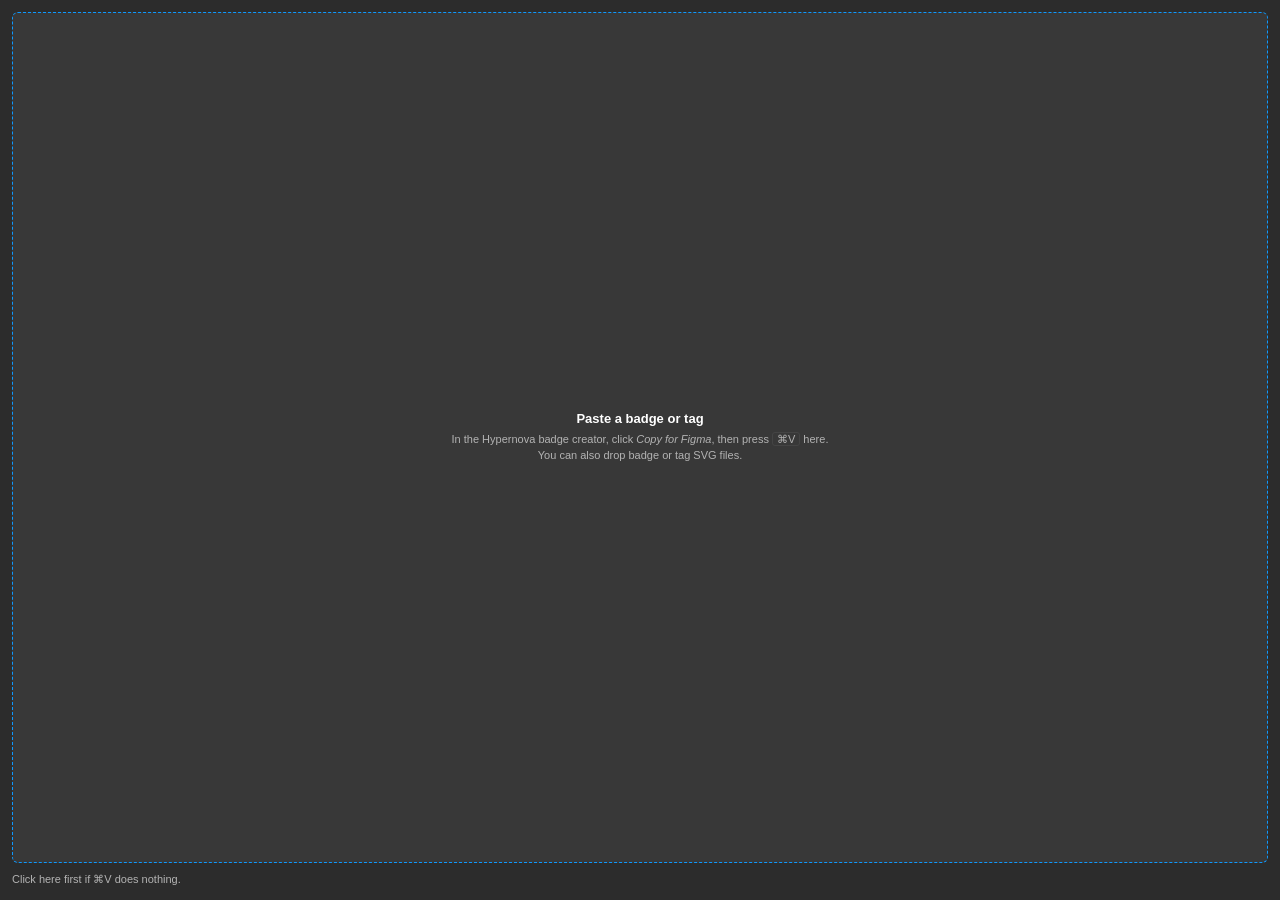
<file: figma-plugin/ui.src.html>
<!doctype html>
<html>
<head>
<meta charset="utf-8">
<style>
  :root {
    --bg: var(--figma-color-bg, #2c2c2c);
    --text: var(--figma-color-text, #fff);
    --muted: var(--figma-color-text-secondary, #b3b3b3);
    --border: var(--figma-color-border, #444);
    --brand: var(--figma-color-bg-brand, #0d99ff);
    --hover: var(--figma-color-bg-hover, rgba(255, 255, 255, .06));
    --danger: var(--figma-color-text-danger, #f24822);
    --ok: var(--figma-color-text-success, #14ae5c);
  }
  * { box-sizing: border-box; }
  html, body { height: 100%; margin: 0; }
  body {
    background: var(--bg); color: var(--text); font: 11px Inter, -apple-system, sans-serif;
    -webkit-font-smoothing: antialiased; user-select: none; display: flex; flex-direction: column; padding: 12px; gap: 10px;
  }
  #drop {
    flex: 1; border: 1px dashed var(--border); border-radius: 6px; display: flex; flex-direction: column;
    align-items: center; justify-content: center; text-align: center; gap: 6px; padding: 12px; outline: none; cursor: default;
  }
  #drop:focus-visible, #drop.over { border-color: var(--brand); background: var(--hover); }
  #drop b { font-size: 13px; font-weight: 600; }
  #drop span { color: var(--muted); line-height: 1.45; }
  kbd { font: inherit; border: 1px solid var(--border); border-radius: 3px; padding: 0 4px; }
  #status { min-height: 15px; color: var(--muted); white-space: nowrap; overflow: hidden; text-overflow: ellipsis; }
  #status.ok { color: var(--ok); }
  #status.err { color: var(--danger); }
</style>
</head>
<body>
  <div id="drop" tabindex="0">
    <b>Paste a badge or tag</b>
    <span>In the Hypernova badge creator, click <i>Copy for Figma</i>, then press <kbd>⌘V</kbd> here.<br>You can also drop badge or tag SVG files.</span>
  </div>
  <div id="status">Click here first if ⌘V does nothing.</div>
<!-- convert.js -->
<script>
  const drop = document.getElementById('drop'), status = document.getElementById('status');
  const say = (t, cls = '') => { status.textContent = t; status.className = cls; };
  function insert(text) {
    let badges;
    try { badges = hbFigma.fromText(text); } catch (e) { say('Could not read that SVG (' + e.message + ')', 'err'); return; }
    if (!badges.length) { say('No badge SVG in the clipboard. Copy one in the creator first.', 'err'); return; }
    say('Building ' + badges.length + (badges.length === 1 ? ' item…' : ' items…'));
    parent.postMessage({ pluginMessage: { type: 'insert', badges } }, '*');
  }
  onmessage = (e) => {
    const m = e.data.pluginMessage;
    if (!m) return;
    if (m.type === 'done') say('Added ' + (m.names.length === 1 ? m.names[0] : m.names.length + ' items'), 'ok');
    if (m.type === 'error') say('Could not build it (' + m.message + ')', 'err');
  };
  document.addEventListener('paste', (e) => {
    e.preventDefault();
    insert(e.clipboardData.getData('text/plain') || e.clipboardData.getData('text/html'));
  });
  drop.addEventListener('dragover', (e) => { e.preventDefault(); drop.classList.add('over'); });
  drop.addEventListener('dragleave', () => drop.classList.remove('over'));
  drop.addEventListener('drop', async (e) => {
    e.preventDefault(); drop.classList.remove('over');
    const files = [...e.dataTransfer.files].filter((f) => /svg/i.test(f.type) || /\.svg$/i.test(f.name));
    insert((await Promise.all(files.map((f) => f.text()))).join('\n'));
  });
  drop.focus();
</script>
</body>
</html>
</file>
<file: style.css>
:root {
  --bg: #08080a;
  --panel: #111114;
  --panel2: #17171b;
  --line: #24242a;
  --line2: #303038;
  --text: #ececf0;
  --muted: #8b8b95;
  --dim: #5d5d66;
  --accent: #8b5cff;
  --accent2: #b79bff;
  --ok: #3ad68a;
  --radius: 10px;
  color-scheme: dark;
}
* { box-sizing: border-box; }
html, body { margin: 0; height: 100%; }
body {
  background: var(--bg); color: var(--text);
  font: 13px/1.45 Inter, ui-sans-serif, -apple-system, BlinkMacSystemFont, 'Segoe UI', sans-serif;
  -webkit-font-smoothing: antialiased;
  display: flex; flex-direction: column; overflow: hidden;
}
button, input, select, textarea { font: inherit; color: inherit; }
button { cursor: pointer; }
svg { display: block; }

/* top bar */
header {
  height: 52px; flex: none; display: flex; align-items: center; gap: 24px;
  padding: 0 18px; border-bottom: 1px solid var(--line); background: var(--panel);
}
.brand { display: flex; align-items: center; gap: 10px; font-weight: 600; letter-spacing: 0.01em; }
.brand svg { width: 26px; height: 26px; }
.brand small { color: var(--muted); font-weight: 400; }
nav { display: flex; gap: 2px; background: var(--bg); border: 1px solid var(--line); border-radius: 9px; padding: 3px; }
nav button {
  border: 0; background: none; padding: 5px 14px; border-radius: 6px; color: var(--muted);
}
nav button.on { background: var(--panel2); color: var(--text); box-shadow: inset 0 0 0 1px var(--line2); }
nav button:hover:not(.on) { color: var(--text); }
header .spacer { flex: 1; }
header .stat { color: var(--muted); }

main { flex: 1; min-height: 0; display: flex; }
.view { flex: 1; min-height: 0; display: none; }
.view.on { display: flex; }

/* generic controls */
.btn {
  border: 1px solid var(--line2); background: var(--panel2); border-radius: 7px;
  padding: 6px 11px; display: inline-flex; align-items: center; gap: 6px; white-space: nowrap;
}
.btn:hover { border-color: #44444e; }
.btn.small { padding: 3px 8px; font-size: 11px; border-radius: 6px; }
.series h2 .copyfam { margin-left: auto; font-weight: 500; color: var(--text, #ddd); }
.btn.primary { background: var(--accent); border-color: var(--accent); color: #fff; }
.btn.primary:hover { background: #9a70ff; }
.btn.sm { padding: 3px 8px; font-size: 12px; }
.btn.icon { padding: 3px 7px; }
.seg { display: inline-flex; border: 1px solid var(--line2); border-radius: 7px; overflow: hidden; }
.seg button { border: 0; background: var(--panel2); padding: 5px 10px; color: var(--muted); }
.seg button + button { border-left: 1px solid var(--line2); }
.seg button.on { background: #24242b; color: var(--text); }
input[type=number], input[type=text], select, textarea {
  background: var(--bg); border: 1px solid var(--line2); border-radius: 6px; padding: 4px 7px; width: 100%;
  outline: none;
}
input:focus, select:focus, textarea:focus { border-color: var(--accent); }
input[type=number] { font-variant-numeric: tabular-nums; }
input[type=range] { width: 100%; accent-color: var(--accent); }
input[type=checkbox] { accent-color: var(--accent); }
label.f { display: flex; flex-direction: column; gap: 3px; min-width: 0; }
label.f > span { color: var(--muted); font-size: 11px; }
label.c { display: flex; align-items: center; gap: 7px; color: var(--text); }
.row { display: grid; grid-template-columns: repeat(4, 1fr); gap: 8px; }
.row.r2 { grid-template-columns: 1fr 1fr; }
.row.r3 { grid-template-columns: repeat(3, 1fr); }
.muted { color: var(--muted); }
.chip {
  display: inline-flex; align-items: center; gap: 6px; padding: 2px 8px 2px 6px; border-radius: 99px;
  border: 1px solid var(--line2); color: var(--muted); font-size: 11px;
}
.chip i { width: 8px; height: 8px; border-radius: 50%; display: block; }

/* library */
#library { flex-direction: column; overflow: auto; }
.toolbar {
  position: sticky; top: 0; z-index: 2; display: flex; align-items: center; gap: 12px;
  padding: 12px 22px; background: rgba(8, 8, 10, 0.92); backdrop-filter: blur(8px); border-bottom: 1px solid var(--line);
}
.toolbar .spacer { flex: 1; }
.series { padding: 18px 22px 6px; }
.series h2 { margin: 0 0 12px; font-size: 13px; font-weight: 600; display: flex; gap: 10px; align-items: baseline; }
.series h2 span { color: var(--muted); font-weight: 400; }
.grid { display: grid; grid-template-columns: repeat(auto-fill, minmax(176px, 1fr)); gap: 10px; }
.grid.cmp { grid-template-columns: repeat(auto-fill, minmax(330px, 1fr)); }
.card {
  background: var(--panel); border: 1px solid var(--line); border-radius: var(--radius); padding: 10px;
  text-align: left; display: flex; flex-direction: column; gap: 8px; transition: border-color 0.15s;
}
.card:hover { border-color: #3a3a44; }
.card.is-open { border-color: #7a4a1c; }
.card.is-open:hover { border-color: #b06a28; }
.open-tag { font-size: 10px; font-weight: 600; letter-spacing: 0.06em; text-transform: uppercase; color: #f0a050; border: 1px solid #7a4a1c; border-radius: 4px; padding: 1px 5px; }
.open-why { font-size: 11px; line-height: 1.35; color: #c98a4a; }
.series h2 .open-count { font-style: normal; font-weight: 500; font-size: 11px; color: #f0a050; }
.card { gap: 6px; }
.card .meta .spacer { flex: 1; }
.card .art { margin-bottom: 2px; display: flex; justify-content: center; gap: 8px; position: relative; }
.card .art figure { margin: 0; display: flex; flex-direction: column; align-items: center; gap: 4px; }
.card .art figcaption { font-size: 10px; color: var(--dim); text-transform: uppercase; letter-spacing: 0.06em; }
.card .art .stack { position: relative; width: 150px; height: 150px; }
.card .art .stack > * { position: absolute; inset: 0; }
.card .art .stack img.diff { mix-blend-mode: difference; }
.card .meta { display: flex; align-items: center; gap: 8px; min-width: 0; }
.card .meta b { font-weight: 600; }
.card .meta .name { color: var(--muted); overflow: hidden; text-overflow: ellipsis; white-space: nowrap; min-width: 0; }
.card .meta .lv { color: var(--dim); font-variant-numeric: tabular-nums; }

/* editor */
#editor { min-width: 0; }
.side { width: 360px; flex: none; border-right: 1px solid var(--line); background: var(--panel); overflow: auto; }
.side.right { border-right: 0; border-left: 1px solid var(--line); width: 320px; display: flex; flex-direction: column; }
.sec { padding: 14px 16px; border-bottom: 1px solid var(--line); display: flex; flex-direction: column; gap: 10px; }
.sec h3 { margin: 0; font-size: 11px; text-transform: uppercase; letter-spacing: 0.08em; color: var(--muted); font-weight: 600; display: flex; align-items: center; gap: 8px; }
.sec h3 .spacer { flex: 1; }
.swatches { display: flex; flex-wrap: wrap; gap: 6px; }
.sw {
  width: 34px; height: 34px; border-radius: 8px; border: 1px solid var(--line2); padding: 0; position: relative;
  background: var(--bg); display: grid; place-items: center;
}
.sw i { width: 18px; height: 18px; border-radius: 50%; display: block; }
.sw.on { border-color: var(--text); box-shadow: 0 0 0 2px rgba(255, 255, 255, 0.12); }
.sw input[type=color] { position: absolute; inset: 0; opacity: 0; cursor: pointer; width: 100%; height: 100%; }
.tierline { font-size: 12px; color: var(--muted); }
.glyph { border: 1px solid var(--line2); border-radius: 8px; background: var(--panel2); padding: 10px; display: flex; flex-direction: column; gap: 8px; }
.glyph .gh { display: flex; align-items: center; gap: 6px; font-weight: 600; }
.glyph .gh .spacer { flex: 1; }
.stage { flex: 1; min-width: 0; display: flex; flex-direction: column; overflow: auto; }
.stage-top { display: flex; align-items: center; gap: 10px; padding: 12px 18px; border-bottom: 1px solid var(--line); }
.stage-top .spacer { flex: 1; }
.stage-top .title { font-weight: 600; }
.canvas { flex: 1; display: flex; align-items: center; justify-content: center; gap: 28px; padding: 26px; min-height: 380px; }
.canvas figure { margin: 0; display: flex; flex-direction: column; align-items: center; gap: 10px; }
.canvas figcaption { color: var(--dim); font-size: 11px; text-transform: uppercase; letter-spacing: 0.08em; }
.bgbox { border-radius: 12px; overflow: hidden; border: 1px solid var(--line); }
.bgbox.checker {
  background: repeating-conic-gradient(#1c1c21 0% 25%, #131317 0% 50%) 0 0 / 20px 20px;
}
.strips { padding: 4px 18px 18px; display: flex; flex-direction: column; gap: 14px; }
.strip h4 { margin: 0 0 6px; font-size: 11px; color: var(--muted); font-weight: 500; text-transform: uppercase; letter-spacing: 0.08em; }
.strip .items { display: flex; flex-wrap: wrap; gap: 6px; }
.strip button { border: 1px solid var(--line); background: #000; border-radius: 8px; padding: 0; position: relative; }
.strip button.on { border-color: var(--accent); }
.strip button span { position: absolute; left: 6px; bottom: 4px; font-size: 10px; color: var(--muted); }
.json { flex: 1; min-height: 160px; font: 11px/1.5 ui-monospace, SFMono-Regular, Menlo, monospace; resize: none; }
.actions { display: grid; grid-template-columns: 1fr 1fr; gap: 6px; }
.actions .wide { grid-column: span 2; justify-content: center; }
.actions .btn { justify-content: center; }
.note { font-size: 11px; color: var(--muted); }
.err { color: #ff7a85; font-size: 11px; }

/* generator */
#generator { min-width: 0; }
.gen-controls .chips { display: flex; flex-wrap: wrap; gap: 6px; }
.tog {
  border: 1px solid var(--line2); background: var(--bg); color: var(--muted); border-radius: 99px; padding: 3px 10px;
  display: inline-flex; gap: 6px; align-items: center; font-size: 12px;
}
.tog.on { color: var(--text); border-color: var(--accent); background: rgba(139, 92, 255, 0.12); }
.tog i { width: 8px; height: 8px; border-radius: 50%; }
.gen-out { flex: 1; overflow: auto; padding: 16px 20px; }
.gen-grid { display: grid; grid-template-columns: repeat(auto-fill, 112px); gap: 6px; }
.gen-grid button { border: 1px solid var(--line); background: #000; border-radius: 8px; padding: 0; }
.gen-grid button:hover { border-color: var(--accent); }
.count { font-size: 22px; font-weight: 600; font-variant-numeric: tabular-nums; }

/* tags */
#tags { min-width: 0; }
.tags-main { flex: 1; min-width: 0; overflow: auto; }
.tags-main .toolbar { flex-wrap: wrap; }
.tagrow { display: flex; flex-wrap: wrap; gap: 6px 10px; padding: 10px; background: #0b0b0b; border: 1px solid var(--line); border-radius: 10px; }
.tagitem { border: 1px solid transparent; background: none; border-radius: 8px; padding: calc(4px * var(--z, 1) + 6px) calc(4px * var(--z, 1) + 6px) 6px; display: flex; flex-direction: column; align-items: flex-start; gap: calc(4px * var(--z, 1) + 4px); }
.tagitem:hover { border-color: var(--line2); }
.tagitem.on { border-color: var(--accent); }
.tagitem span { font-size: 10px; color: var(--dim); line-height: 1; }
.tagrow svg, .tagbig svg, .tagone svg, .tagstrip svg { overflow: visible; }
.tagbig { background: #0b0b0b; border: 1px solid var(--line); border-radius: 10px; padding: calc(4px * var(--z, 1) + 18px) 12px; display: flex; justify-content: center; }
.tagone { display: flex; align-items: center; gap: 10px; background: #0b0b0b; border: 1px solid var(--line); border-radius: 8px; padding: 12px; }
.tagone .spacer { flex: 1; }
.strip .tagstrip { background: #0b0b0b; border: 1px solid var(--line); border-radius: 8px; padding: 18px 20px; gap: 24px; align-items: center; }

/* rules */
#rules { overflow: auto; }
.doc { max-width: 980px; margin: 0 auto; padding: 28px 28px 80px; }
.doc h1 { font-size: 22px; margin: 0 0 6px; }
.doc h2 { font-size: 15px; margin: 34px 0 10px; }
.doc p, .doc li { color: #c9c9d1; max-width: 760px; }
.doc code { font: 12px ui-monospace, Menlo, monospace; background: var(--panel2); border: 1px solid var(--line); border-radius: 4px; padding: 0 4px; }
.doc table { border-collapse: collapse; width: 100%; font-size: 12px; }
.doc th, .doc td { text-align: left; padding: 7px 10px; border-bottom: 1px solid var(--line); vertical-align: middle; }
.doc th { color: var(--muted); font-weight: 500; }
.doc td .sq { display: inline-block; width: 14px; height: 14px; border-radius: 4px; vertical-align: -2px; margin-right: 6px; border: 1px solid rgba(255,255,255,.1); }
.anat { display: flex; gap: 10px; flex-wrap: wrap; align-items: flex-end; }
.anat figure { margin: 0; text-align: center; color: var(--muted); font-size: 11px; }
.anat figure > div { background: #000; border: 1px solid var(--line); border-radius: 10px; }
.shapes { display: grid; grid-template-columns: repeat(auto-fill, 96px); gap: 8px; }
.shapes figure { margin: 0; background: var(--panel); border: 1px solid var(--line); border-radius: 8px; padding: 8px 4px 6px; text-align: center; font-size: 11px; color: var(--muted); }
.callout { border: 1px solid var(--line2); background: var(--panel); border-radius: 10px; padding: 12px 14px; margin: 12px 0; }

/* modal */
dialog { background: var(--panel); color: var(--text); border: 1px solid var(--line2); border-radius: 12px; padding: 0; width: 620px; max-width: 92vw; }
dialog::backdrop { background: rgba(0, 0, 0, 0.6); }
dialog .dh { padding: 14px 16px; border-bottom: 1px solid var(--line); font-weight: 600; }
dialog .db { padding: 14px 16px; display: flex; flex-direction: column; gap: 10px; }
dialog .df { padding: 12px 16px; border-top: 1px solid var(--line); display: flex; justify-content: flex-end; gap: 8px; }
dialog textarea { height: 140px; font: 11px/1.5 ui-monospace, Menlo, monospace; }
.toast {
  position: fixed; bottom: 18px; left: 50%; transform: translateX(-50%); background: #222229; border: 1px solid var(--line2);
  padding: 8px 14px; border-radius: 8px; opacity: 0; transition: opacity 0.2s; pointer-events: none; z-index: 10;
}
.toast.on { opacity: 1; }
.chip { white-space: nowrap; }
@media (max-width: 1100px) { header .stat { display: none; } }
</file>
